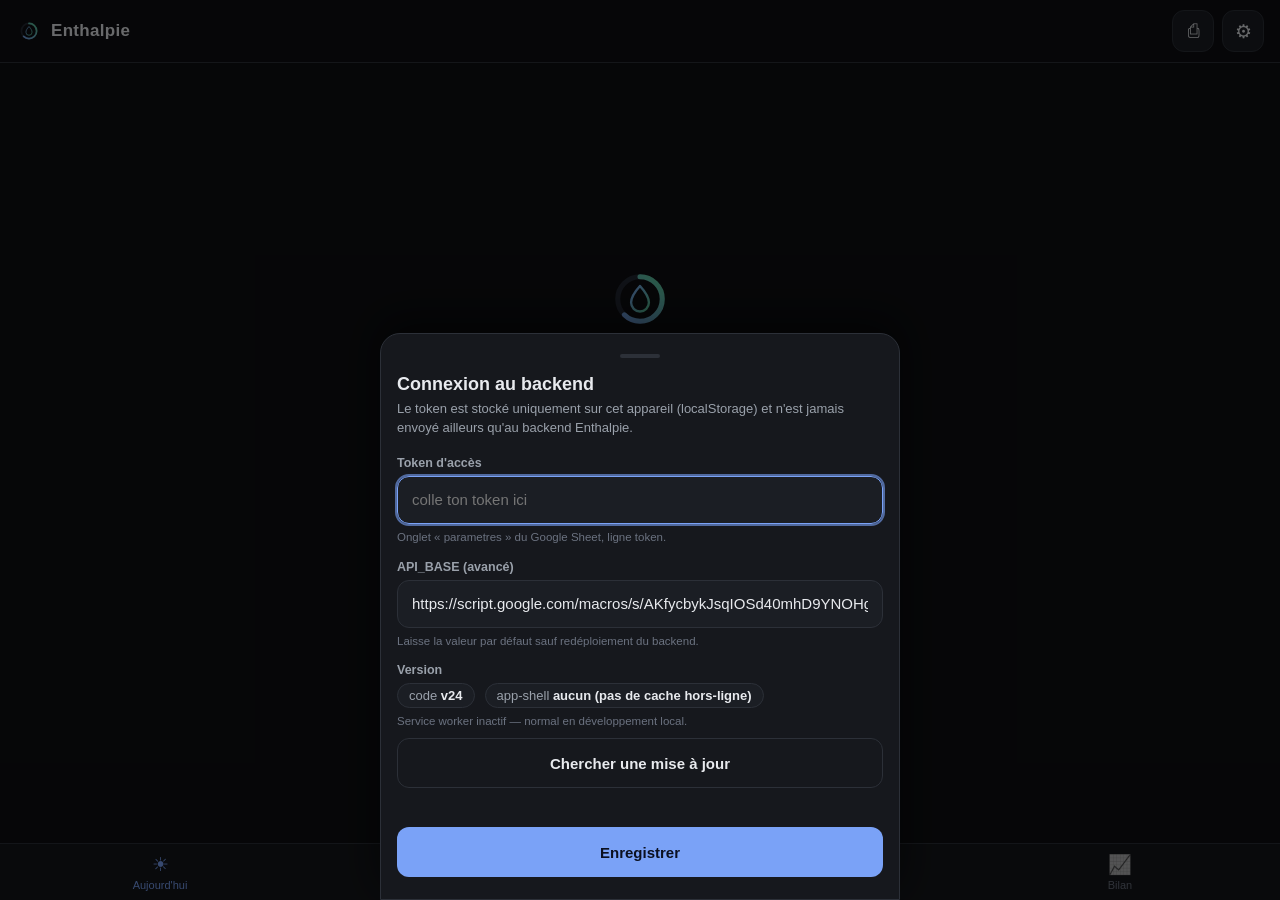
<file: index.html>
<!doctype html>
<html lang="fr">
<head>
  <meta charset="utf-8" />
  <meta name="viewport" content="width=device-width, initial-scale=1, viewport-fit=cover" />
  <meta name="theme-color" content="#0e0f12" />
  <meta name="color-scheme" content="dark" />
  <meta name="description" content="Enthalpie — assistant nutrition perso : log 1-tap, jauges, courses." />
  <link rel="manifest" href="manifest.webmanifest" />
  <link rel="icon" href="icons/icon.svg" type="image/svg+xml" />
  <link rel="apple-touch-icon" href="icons/apple-touch-icon.png" />
  <meta name="apple-mobile-web-app-capable" content="yes" />
  <meta name="apple-mobile-web-app-status-bar-style" content="black-translucent" />
  <meta name="apple-mobile-web-app-title" content="Enthalpie" />
  <title>Enthalpie</title>
  <!-- Poignée de main TLS avec Apps Script lancée pendant le parsing : le premier
       appel API part sans attendre DNS + handshake (~200 ms gagnés en 4G).
       `script.googleusercontent.com` est l'hôte de la redirection Apps Script. -->
  <link rel="preconnect" href="https://script.google.com" />
  <link rel="preconnect" href="https://script.googleusercontent.com" />
  <link rel="stylesheet" href="css/styles.css" />
</head>
<body>
  <!-- Trait de rafraîchissement (les écrans s'affichent depuis le cache) -->
  <div id="syncbar" class="syncbar" hidden aria-hidden="true"><span></span></div>

  <!-- En-tête -->
  <header class="topbar">
    <div class="topbar__brand">
      <span class="topbar__logo" aria-hidden="true">
        <svg viewBox="0 0 512 512" width="26" height="26" role="img" aria-label="Enthalpie">
          <defs>
            <linearGradient id="tb-g" x1="0" y1="0" x2="1" y2="1">
              <stop offset="0" stop-color="#7aa2f7"/>
              <stop offset="1" stop-color="#59c896"/>
            </linearGradient>
          </defs>
          <g transform="rotate(-90 256 256)">
            <circle cx="256" cy="256" r="150" fill="none" stroke="#232833" stroke-width="34"/>
            <circle cx="256" cy="256" r="150" fill="none" stroke="url(#tb-g)" stroke-width="34"
                    stroke-linecap="round" stroke-dasharray="942.5" stroke-dashoffset="358"/>
          </g>
          <path d="M256 168 C214 214 196 244 196 280 a60 60 0 1 0 120 0 C316 244 298 214 256 168 Z"
                fill="none" stroke="url(#tb-g)" stroke-width="16" stroke-linejoin="round"/>
        </svg>
      </span>
      <span class="topbar__title">Enthalpie</span>
    </div>
    <div class="topbar__actions">
      <button id="queue-badge" class="queue-badge" type="button" hidden
              title="Actions en attente de synchronisation — appuie pour réessayer"
              aria-label="Synchroniser les actions en attente">
        <span class="queue-badge__ico" aria-hidden="true">⧗</span>
        <span class="queue-badge__n">0</span>
      </button>
      <button id="btn-scan" class="iconbtn" type="button" title="Scanner un code-barres" aria-label="Scanner">
        <span aria-hidden="true">⎙</span>
      </button>
      <button id="btn-settings" class="iconbtn" type="button" title="Réglages" aria-label="Réglages">
        <span aria-hidden="true">⚙</span>
      </button>
    </div>
  </header>

  <!-- Contenu des écrans. Le splash est dans le HTML (et non posé par le JS) pour
       s'afficher dès la première peinture, avant même que les modules soient
       parsés ; app.js le remplace par l'écran Aujourd'hui. -->
  <main id="app" class="screen" aria-live="polite">
    <div class="splash">
      <svg viewBox="0 0 512 512" width="76" height="76" role="img" aria-label="Enthalpie">
        <defs>
          <linearGradient id="sp-g" x1="0" y1="0" x2="1" y2="1">
            <stop offset="0" stop-color="#7aa2f7"/>
            <stop offset="1" stop-color="#59c896"/>
          </linearGradient>
        </defs>
        <g transform="rotate(-90 256 256)">
          <circle cx="256" cy="256" r="150" fill="none" stroke="#232833" stroke-width="34"/>
          <circle cx="256" cy="256" r="150" fill="none" stroke="url(#sp-g)" stroke-width="34"
                  stroke-linecap="round" stroke-dasharray="942.5" stroke-dashoffset="358"/>
        </g>
        <path d="M256 168 C214 214 196 244 196 280 a60 60 0 1 0 120 0 C316 244 298 214 256 168 Z"
              fill="none" stroke="url(#sp-g)" stroke-width="16" stroke-linejoin="round"/>
      </svg>
      <div class="splash__nom">Enthalpie</div>
    </div>
  </main>

  <!-- Bouton flottant « Quoi manger ? » (écran Aujourd'hui) -->
  <button id="btn-quoi-manger" class="fab" type="button" hidden>
    <span class="fab__icon" aria-hidden="true">✦</span>
    <span class="fab__label">Quoi manger&nbsp;?</span>
  </button>

  <!-- Navigation basse -->
  <nav class="tabbar" aria-label="Navigation principale">
    <button class="tab is-active" data-screen="today" type="button">
      <span class="tab__icon" aria-hidden="true">☀</span><span class="tab__label">Aujourd'hui</span>
    </button>
    <button class="tab" data-screen="courses" type="button">
      <span class="tab__icon" aria-hidden="true">🛒</span><span class="tab__label">Courses</span>
    </button>
    <button class="tab" data-screen="cuisine" type="button">
      <span class="tab__icon" aria-hidden="true">🍳</span><span class="tab__label">Cuisine</span>
    </button>
    <button class="tab" data-screen="bilan" type="button">
      <span class="tab__icon" aria-hidden="true">📈</span><span class="tab__label">Bilan</span>
    </button>
  </nav>

  <!-- Conteneur des modales / feuilles -->
  <div id="sheet-root"></div>

  <script type="module" src="js/app.js"></script>
</body>
</html>
</file>
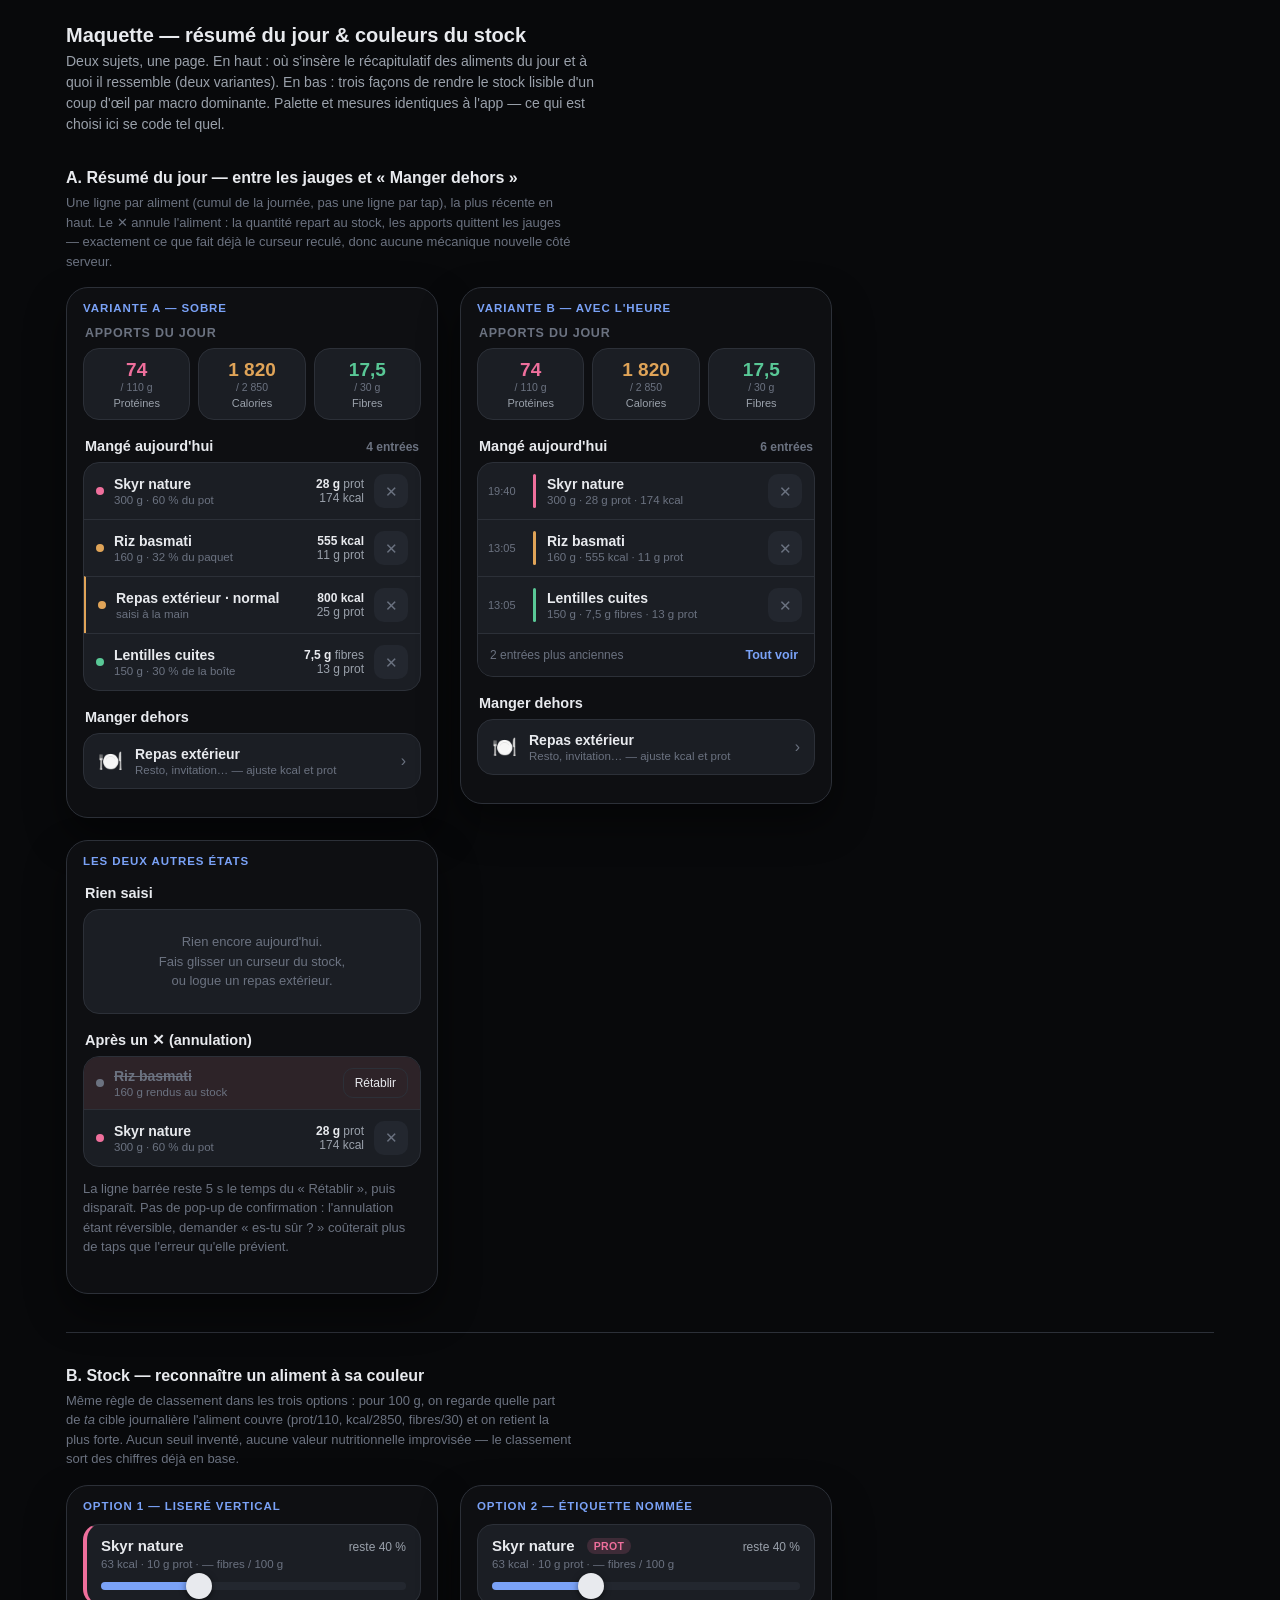
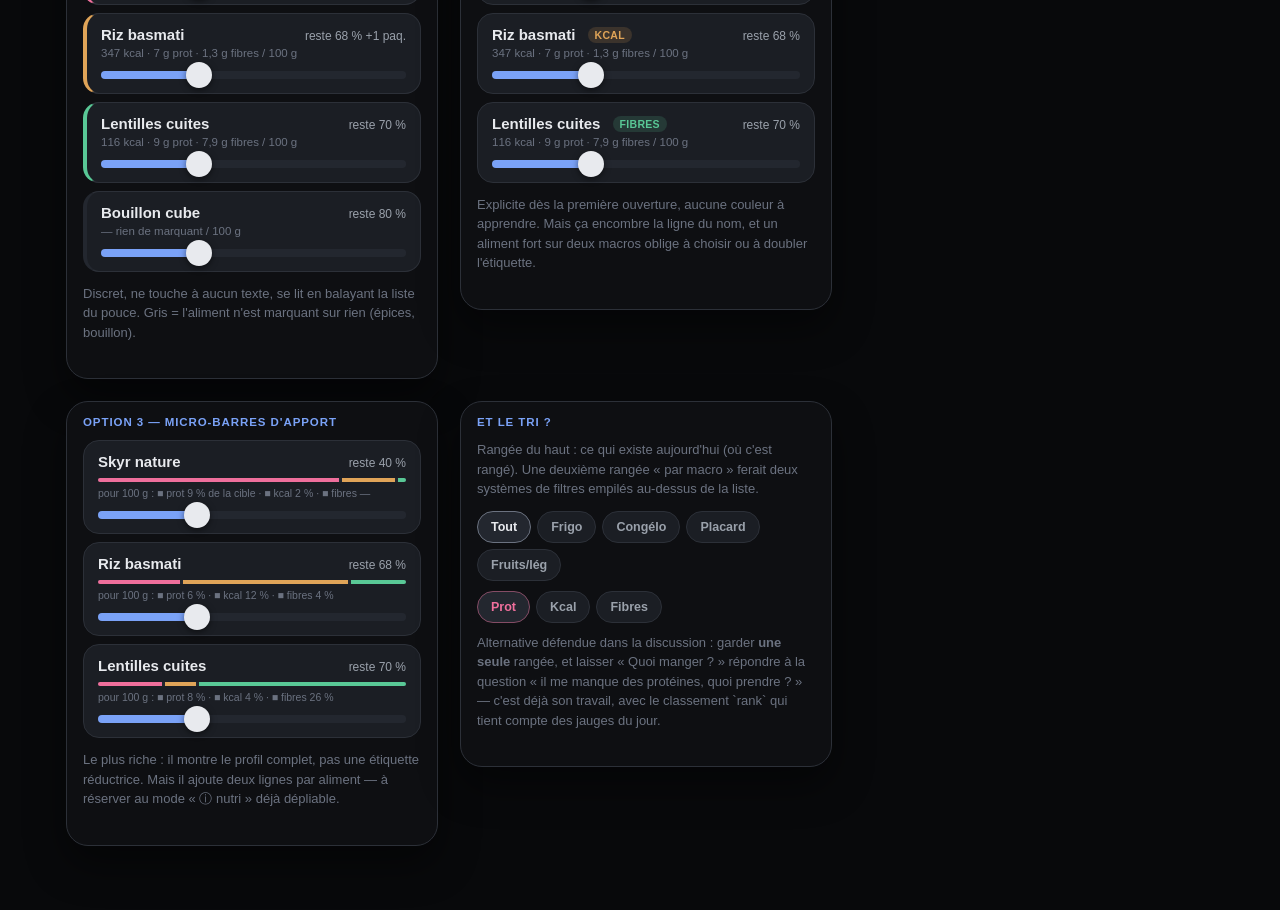
<file: demo/maquette-resume-jour.html>
<!doctype html>
<html lang="fr">
<head>
<meta charset="utf-8">
<meta name="viewport" content="width=device-width, initial-scale=1">
<title>Enthalpie — maquette : résumé du jour + couleurs du stock</title>
<style>
/* Palette et mesures reprises telles quelles de pwa/css/styles.css : ce qui est
   validé ici se transpose sans retouche de couleur. */
:root {
  --bg:#0e0f12; --bg-elev:#16181d; --surface:#1b1e24; --surface-2:#23272f; --line:#2c3038;
  --txt:#e8eaee; --txt-muted:#9aa1ab; --txt-dim:#6b7280;
  --prot:#ef6f9c; --kcal:#e0a458; --fibres:#59c896; --accent:#7aa2f7;
  --ok:#59c896; --warn:#e0a458; --danger:#e0554f;
  --radius:16px; --radius-sm:12px; --pad:16px;
  --font:-apple-system, BlinkMacSystemFont, "Segoe UI", Roboto, Arial, sans-serif;
}
* { box-sizing:border-box; }
body { margin:0; background:#08090b; color:var(--txt); font-family:var(--font); }
.wrap { max-width:1180px; margin:0 auto; padding:24px 16px 64px; }
h1 { font-size:20px; margin:0 0 4px; }
.lede { color:var(--txt-muted); font-size:14px; margin:0 0 28px; max-width:70ch; line-height:1.5; }
h2 { font-size:16px; margin:34px 0 6px; }
.note { color:var(--txt-dim); font-size:13px; margin:0 0 16px; max-width:70ch; line-height:1.5; }
.grid { display:flex; flex-wrap:wrap; gap:22px; align-items:flex-start; }
.phone {
  width:372px; background:var(--bg); border:1px solid var(--line); border-radius:22px;
  padding:14px var(--pad) 20px; box-shadow:0 18px 40px rgba(0,0,0,.45);
}
.phone__tag {
  font-size:11.5px; letter-spacing:.08em; text-transform:uppercase; color:var(--accent);
  font-weight:700; margin:0 0 12px;
}
.day-caption { font-size:12.5px; color:var(--txt-dim); text-transform:uppercase; letter-spacing:.06em; margin:0 2px 8px; font-weight:700; }

/* ---- jauges (réduites, juste pour situer le contexte) ---- */
.gauges { display:flex; gap:8px; margin-bottom:16px; }
.g { flex:1; background:var(--surface); border:1px solid var(--line); border-radius:var(--radius); padding:10px 6px; text-align:center; }
.g__v { font-size:19px; font-weight:700; font-variant-numeric:tabular-nums; }
.g__t { display:block; font-size:10.5px; color:var(--txt-dim); }
.g__l { font-size:11px; color:var(--txt-muted); margin-top:4px; }
.g--prot .g__v { color:var(--prot); } .g--kcal .g__v { color:var(--kcal); } .g--fib .g__v { color:var(--fibres); }

/* ---- en-tête de section ---- */
.list-head { display:flex; align-items:baseline; justify-content:space-between; gap:10px; margin:18px 2px 8px; font-size:14.5px; font-weight:650; }
.list-head__n { font-size:12px; color:var(--txt-dim); font-weight:600; }

/* =====================================================================
   A. RÉSUMÉ DU JOUR
   ===================================================================== */
.jrn { background:var(--surface); border:1px solid var(--line); border-radius:var(--radius); overflow:hidden; }
.jrn__row { display:flex; align-items:center; gap:10px; padding:11px 12px; border-top:1px solid var(--line); }
.jrn__row:first-child { border-top:0; }
.jrn__dot { width:8px; height:8px; border-radius:50%; flex-shrink:0; background:var(--txt-dim); }
.jrn__dot--prot { background:var(--prot); } .jrn__dot--kcal { background:var(--kcal); } .jrn__dot--fib { background:var(--fibres); }
.jrn__main { flex:1; min-width:0; }
.jrn__nom { font-size:14px; font-weight:600; white-space:nowrap; overflow:hidden; text-overflow:ellipsis; }
.jrn__sub { font-size:11.5px; color:var(--txt-dim); font-variant-numeric:tabular-nums; margin-top:2px; }
.jrn__macros { font-size:12px; color:var(--txt-muted); font-variant-numeric:tabular-nums; text-align:right; white-space:nowrap; }
.jrn__macros b { color:var(--txt); font-weight:650; }
.jrn__x {
  width:34px; height:34px; flex-shrink:0; border:0; border-radius:10px;
  background:var(--surface-2); color:var(--txt-dim); font-size:15px; line-height:1; cursor:pointer;
}
.jrn__x:hover { background:color-mix(in srgb, var(--danger) 22%, var(--surface-2)); color:var(--danger); }
.jrn__foot {
  display:flex; align-items:center; justify-content:space-between; gap:8px;
  padding:10px 12px; border-top:1px solid var(--line); background:var(--bg-elev);
  font-size:12px; color:var(--txt-dim);
}
.jrn__tout { background:transparent; border:0; color:var(--accent); font-size:12.5px; font-weight:650; cursor:pointer; padding:4px; }
.jrn__ext { border-left:2px solid var(--kcal); }

/* état supprimé (undo) */
.jrn__row--undo { background:color-mix(in srgb, var(--danger) 9%, var(--surface)); }
.jrn__row--undo .jrn__nom { color:var(--txt-dim); text-decoration:line-through; }
.jrn__undo { background:transparent; border:1px solid var(--line); color:var(--txt); border-radius:10px; font-size:12px; padding:7px 11px; cursor:pointer; }

/* état vide */
.jrn__vide { padding:22px 14px; text-align:center; color:var(--txt-dim); font-size:13px; line-height:1.5; }

/* variante B : liseré + heure en colonne */
.jrnB__row { display:flex; align-items:center; gap:11px; padding:11px 12px 11px 10px; border-top:1px solid var(--line); }
.jrnB__row:first-child { border-top:0; }
.jrnB__h { font-size:11px; color:var(--txt-dim); font-variant-numeric:tabular-nums; width:34px; flex-shrink:0; }
.jrnB__bar { width:3px; align-self:stretch; border-radius:2px; background:var(--txt-dim); flex-shrink:0; }
.jrnB__bar--prot { background:var(--prot); } .jrnB__bar--kcal { background:var(--kcal); } .jrnB__bar--fib { background:var(--fibres); }

/* =====================================================================
   B. STOCK — code couleur
   ===================================================================== */
.inv-row { background:var(--surface); border:1px solid var(--line); border-radius:var(--radius); padding:12px 14px; margin-bottom:8px; }
.inv-row__top { display:flex; align-items:baseline; justify-content:space-between; gap:10px; }
.inv-row__nom { font-size:15px; font-weight:600; }
.inv-row__level { font-size:12px; color:var(--txt-muted); font-variant-numeric:tabular-nums; }
.inv-row__info { font-size:11.5px; color:var(--txt-dim); margin-top:4px; }
.slider { height:8px; border-radius:999px; margin:12px 0 2px; position:relative;
  background:linear-gradient(to right, var(--accent) 0 32%, var(--surface-2) 32% 100%); }
.slider::after { content:""; position:absolute; left:32%; top:50%; width:26px; height:26px; margin:-13px 0 0 -13px;
  border-radius:50%; background:var(--txt); box-shadow:0 2px 6px rgba(0,0,0,.5); }

/* option 1 — liseré vertical */
.opt1 { border-left:4px solid var(--line); }
.opt1--prot { border-left-color:var(--prot); }
.opt1--kcal { border-left-color:var(--kcal); }
.opt1--fib  { border-left-color:var(--fibres); }
.opt1--neutre { border-left-color:var(--surface-2); }

/* option 2 — pastille texte */
.tag { display:inline-block; font-size:10.5px; font-weight:700; letter-spacing:.03em; padding:2px 7px; border-radius:999px; margin-left:8px; vertical-align:1px; }
.tag--prot { color:var(--prot); background:color-mix(in srgb, var(--prot) 16%, transparent); }
.tag--kcal { color:var(--kcal); background:color-mix(in srgb, var(--kcal) 16%, transparent); }
.tag--fib  { color:var(--fibres); background:color-mix(in srgb, var(--fibres) 16%, transparent); }

/* option 3 — micro-barres d'apport */
.mb { display:flex; gap:3px; margin-top:8px; height:4px; border-radius:2px; overflow:hidden; background:var(--surface-2); }
.mb i { display:block; height:100%; }
.mb i.p { background:var(--prot); } .mb i.k { background:var(--kcal); } .mb i.f { background:var(--fibres); }
.mb-leg { font-size:10.5px; color:var(--txt-dim); margin-top:5px; }

/* barre de tri */
.tri { display:flex; gap:6px; margin:0 0 10px; flex-wrap:wrap; }
.chip { background:var(--surface); border:1px solid var(--line); color:var(--txt-muted);
  border-radius:999px; font-size:12.5px; font-weight:600; padding:8px 13px; cursor:pointer; }
.chip.is-on { background:var(--surface-2); color:var(--txt); border-color:var(--txt-dim); }
.chip--macro.is-on { color:var(--prot); border-color:color-mix(in srgb, var(--prot) 45%, var(--line)); }
.sep { height:1px; background:var(--line); margin:38px 0 0; }
</style>
</head>
<body>
<div class="wrap">

<h1>Maquette — résumé du jour &amp; couleurs du stock</h1>
<p class="lede">Deux sujets, une page. En haut : où s'insère le récapitulatif des aliments du jour et à quoi il
ressemble (deux variantes). En bas : trois façons de rendre le stock lisible d'un coup d'œil par macro
dominante. Palette et mesures identiques à l'app — ce qui est choisi ici se code tel quel.</p>

<h2>A. Résumé du jour — entre les jauges et « Manger dehors »</h2>
<p class="note">Une ligne par aliment (cumul de la journée, pas une ligne par tap), la plus récente en haut.
Le ✕ annule l'aliment&nbsp;: la quantité repart au stock, les apports quittent les jauges — exactement ce que fait
déjà le curseur reculé, donc aucune mécanique nouvelle côté serveur.</p>

<div class="grid">

  <!-- ---------- Variante A ---------- -->
  <div class="phone">
    <p class="phone__tag">Variante A — sobre</p>
    <p class="day-caption">Apports du jour</p>
    <div class="gauges">
      <div class="g g--prot"><span class="g__v">74</span><span class="g__t">/ 110 g</span><div class="g__l">Protéines</div></div>
      <div class="g g--kcal"><span class="g__v">1 820</span><span class="g__t">/ 2 850</span><div class="g__l">Calories</div></div>
      <div class="g g--fib"><span class="g__v">17,5</span><span class="g__t">/ 30 g</span><div class="g__l">Fibres</div></div>
    </div>

    <div class="list-head"><span>Mangé aujourd'hui</span><span class="list-head__n">4 entrées</span></div>
    <div class="jrn">
      <div class="jrn__row">
        <span class="jrn__dot jrn__dot--prot"></span>
        <div class="jrn__main">
          <div class="jrn__nom">Skyr nature</div>
          <div class="jrn__sub">300 g · 60 % du pot</div>
        </div>
        <div class="jrn__macros"><b>28 g</b> prot<br>174 kcal</div>
        <button class="jrn__x" aria-label="Retirer Skyr nature">✕</button>
      </div>
      <div class="jrn__row">
        <span class="jrn__dot jrn__dot--kcal"></span>
        <div class="jrn__main">
          <div class="jrn__nom">Riz basmati</div>
          <div class="jrn__sub">160 g · 32 % du paquet</div>
        </div>
        <div class="jrn__macros"><b>555 kcal</b><br>11 g prot</div>
        <button class="jrn__x" aria-label="Retirer Riz basmati">✕</button>
      </div>
      <div class="jrn__row jrn__ext">
        <span class="jrn__dot jrn__dot--kcal"></span>
        <div class="jrn__main">
          <div class="jrn__nom">Repas extérieur · normal</div>
          <div class="jrn__sub">saisi à la main</div>
        </div>
        <div class="jrn__macros"><b>800 kcal</b><br>25 g prot</div>
        <button class="jrn__x" aria-label="Retirer le repas extérieur">✕</button>
      </div>
      <div class="jrn__row">
        <span class="jrn__dot jrn__dot--fib"></span>
        <div class="jrn__main">
          <div class="jrn__nom">Lentilles cuites</div>
          <div class="jrn__sub">150 g · 30 % de la boîte</div>
        </div>
        <div class="jrn__macros"><b>7,5 g</b> fibres<br>13 g prot</div>
        <button class="jrn__x" aria-label="Retirer Lentilles cuites">✕</button>
      </div>
    </div>

    <div class="list-head"><span>Manger dehors</span></div>
    <div class="inv-row" style="display:flex;align-items:center;gap:12px">
      <span style="font-size:20px">🍽️</span>
      <div style="flex:1"><div class="inv-row__nom" style="font-size:14px">Repas extérieur</div>
      <div class="inv-row__info" style="margin-top:2px">Resto, invitation… — ajuste kcal et prot</div></div>
      <span style="color:var(--txt-dim)">›</span>
    </div>
  </div>

  <!-- ---------- Variante B ---------- -->
  <div class="phone">
    <p class="phone__tag">Variante B — avec l'heure</p>
    <p class="day-caption">Apports du jour</p>
    <div class="gauges">
      <div class="g g--prot"><span class="g__v">74</span><span class="g__t">/ 110 g</span><div class="g__l">Protéines</div></div>
      <div class="g g--kcal"><span class="g__v">1 820</span><span class="g__t">/ 2 850</span><div class="g__l">Calories</div></div>
      <div class="g g--fib"><span class="g__v">17,5</span><span class="g__t">/ 30 g</span><div class="g__l">Fibres</div></div>
    </div>

    <div class="list-head"><span>Mangé aujourd'hui</span><span class="list-head__n">6 entrées</span></div>
    <div class="jrn">
      <div class="jrnB__row">
        <span class="jrnB__h">19:40</span>
        <span class="jrnB__bar jrnB__bar--prot"></span>
        <div class="jrn__main">
          <div class="jrn__nom">Skyr nature</div>
          <div class="jrn__sub">300 g · 28 g prot · 174 kcal</div>
        </div>
        <button class="jrn__x" aria-label="Retirer Skyr nature">✕</button>
      </div>
      <div class="jrnB__row">
        <span class="jrnB__h">13:05</span>
        <span class="jrnB__bar jrnB__bar--kcal"></span>
        <div class="jrn__main">
          <div class="jrn__nom">Riz basmati</div>
          <div class="jrn__sub">160 g · 555 kcal · 11 g prot</div>
        </div>
        <button class="jrn__x" aria-label="Retirer Riz basmati">✕</button>
      </div>
      <div class="jrnB__row">
        <span class="jrnB__h">13:05</span>
        <span class="jrnB__bar jrnB__bar--fib"></span>
        <div class="jrn__main">
          <div class="jrn__nom">Lentilles cuites</div>
          <div class="jrn__sub">150 g · 7,5 g fibres · 13 g prot</div>
        </div>
        <button class="jrn__x" aria-label="Retirer Lentilles cuites">✕</button>
      </div>
      <div class="jrn__foot">
        <span>2 entrées plus anciennes</span>
        <button class="jrn__tout">Tout voir</button>
      </div>
    </div>

    <div class="list-head"><span>Manger dehors</span></div>
    <div class="inv-row" style="display:flex;align-items:center;gap:12px">
      <span style="font-size:20px">🍽️</span>
      <div style="flex:1"><div class="inv-row__nom" style="font-size:14px">Repas extérieur</div>
      <div class="inv-row__info" style="margin-top:2px">Resto, invitation… — ajuste kcal et prot</div></div>
      <span style="color:var(--txt-dim)">›</span>
    </div>
  </div>

  <!-- ---------- États ---------- -->
  <div class="phone">
    <p class="phone__tag">Les deux autres états</p>

    <div class="list-head"><span>Rien saisi</span></div>
    <div class="jrn">
      <div class="jrn__vide">Rien encore aujourd'hui.<br>Fais glisser un curseur du stock,<br>ou logue un repas extérieur.</div>
    </div>

    <div class="list-head"><span>Après un ✕ (annulation)</span></div>
    <div class="jrn">
      <div class="jrn__row jrn__row--undo">
        <span class="jrn__dot"></span>
        <div class="jrn__main">
          <div class="jrn__nom">Riz basmati</div>
          <div class="jrn__sub">160 g rendus au stock</div>
        </div>
        <button class="jrn__undo">Rétablir</button>
      </div>
      <div class="jrn__row">
        <span class="jrn__dot jrn__dot--prot"></span>
        <div class="jrn__main">
          <div class="jrn__nom">Skyr nature</div>
          <div class="jrn__sub">300 g · 60 % du pot</div>
        </div>
        <div class="jrn__macros"><b>28 g</b> prot<br>174 kcal</div>
        <button class="jrn__x">✕</button>
      </div>
    </div>
    <p class="note" style="margin-top:12px">La ligne barrée reste 5 s le temps du « Rétablir », puis disparaît.
    Pas de pop-up de confirmation : l'annulation étant réversible, demander « es-tu sûr ? » coûterait plus de taps
    que l'erreur qu'elle prévient.</p>
  </div>
</div>

<div class="sep"></div>

<h2>B. Stock — reconnaître un aliment à sa couleur</h2>
<p class="note">Même règle de classement dans les trois options : pour 100 g, on regarde quelle part de <em>ta</em>
cible journalière l'aliment couvre (prot/110, kcal/2850, fibres/30) et on retient la plus forte. Aucun seuil
inventé, aucune valeur nutritionnelle improvisée — le classement sort des chiffres déjà en base.</p>

<div class="grid">

  <div class="phone">
    <p class="phone__tag">Option 1 — liseré vertical</p>
    <div class="inv-row opt1 opt1--prot">
      <div class="inv-row__top"><span class="inv-row__nom">Skyr nature</span><span class="inv-row__level">reste 40 %</span></div>
      <div class="inv-row__info">63 kcal · 10 g prot · — fibres / 100 g</div>
      <div class="slider"></div>
    </div>
    <div class="inv-row opt1 opt1--kcal">
      <div class="inv-row__top"><span class="inv-row__nom">Riz basmati</span><span class="inv-row__level">reste 68 % +1 paq.</span></div>
      <div class="inv-row__info">347 kcal · 7 g prot · 1,3 g fibres / 100 g</div>
      <div class="slider"></div>
    </div>
    <div class="inv-row opt1 opt1--fib">
      <div class="inv-row__top"><span class="inv-row__nom">Lentilles cuites</span><span class="inv-row__level">reste 70 %</span></div>
      <div class="inv-row__info">116 kcal · 9 g prot · 7,9 g fibres / 100 g</div>
      <div class="slider"></div>
    </div>
    <div class="inv-row opt1 opt1--neutre">
      <div class="inv-row__top"><span class="inv-row__nom">Bouillon cube</span><span class="inv-row__level">reste 80 %</span></div>
      <div class="inv-row__info">— rien de marquant / 100 g</div>
      <div class="slider"></div>
    </div>
    <p class="note" style="margin-top:12px">Discret, ne touche à aucun texte, se lit en balayant la liste du pouce.
    Gris = l'aliment n'est marquant sur rien (épices, bouillon).</p>
  </div>

  <div class="phone">
    <p class="phone__tag">Option 2 — étiquette nommée</p>
    <div class="inv-row">
      <div class="inv-row__top"><span class="inv-row__nom">Skyr nature <span class="tag tag--prot">PROT</span></span><span class="inv-row__level">reste 40 %</span></div>
      <div class="inv-row__info">63 kcal · 10 g prot · — fibres / 100 g</div>
      <div class="slider"></div>
    </div>
    <div class="inv-row">
      <div class="inv-row__top"><span class="inv-row__nom">Riz basmati <span class="tag tag--kcal">KCAL</span></span><span class="inv-row__level">reste 68 %</span></div>
      <div class="inv-row__info">347 kcal · 7 g prot · 1,3 g fibres / 100 g</div>
      <div class="slider"></div>
    </div>
    <div class="inv-row">
      <div class="inv-row__top"><span class="inv-row__nom">Lentilles cuites <span class="tag tag--fib">FIBRES</span></span><span class="inv-row__level">reste 70 %</span></div>
      <div class="inv-row__info">116 kcal · 9 g prot · 7,9 g fibres / 100 g</div>
      <div class="slider"></div>
    </div>
    <p class="note" style="margin-top:12px">Explicite dès la première ouverture, aucune couleur à apprendre.
    Mais ça encombre la ligne du nom, et un aliment fort sur deux macros oblige à choisir ou à doubler l'étiquette.</p>
  </div>

  <div class="phone">
    <p class="phone__tag">Option 3 — micro-barres d'apport</p>
    <div class="inv-row">
      <div class="inv-row__top"><span class="inv-row__nom">Skyr nature</span><span class="inv-row__level">reste 40 %</span></div>
      <div class="mb"><i class="p" style="flex:9"></i><i class="k" style="flex:2"></i><i class="f" style="flex:0.3"></i></div>
      <div class="mb-leg">pour 100 g : ■ prot 9 % de la cible · ■ kcal 2 % · ■ fibres —</div>
      <div class="slider"></div>
    </div>
    <div class="inv-row">
      <div class="inv-row__top"><span class="inv-row__nom">Riz basmati</span><span class="inv-row__level">reste 68 %</span></div>
      <div class="mb"><i class="p" style="flex:6"></i><i class="k" style="flex:12"></i><i class="f" style="flex:4"></i></div>
      <div class="mb-leg">pour 100 g : ■ prot 6 % · ■ kcal 12 % · ■ fibres 4 %</div>
      <div class="slider"></div>
    </div>
    <div class="inv-row">
      <div class="inv-row__top"><span class="inv-row__nom">Lentilles cuites</span><span class="inv-row__level">reste 70 %</span></div>
      <div class="mb"><i class="p" style="flex:8"></i><i class="k" style="flex:4"></i><i class="f" style="flex:26"></i></div>
      <div class="mb-leg">pour 100 g : ■ prot 8 % · ■ kcal 4 % · ■ fibres 26 %</div>
      <div class="slider"></div>
    </div>
    <p class="note" style="margin-top:12px">Le plus riche : il montre le profil complet, pas une étiquette réductrice.
    Mais il ajoute deux lignes par aliment — à réserver au mode « ⓘ nutri » déjà dépliable.</p>
  </div>

  <div class="phone">
    <p class="phone__tag">Et le tri ?</p>
    <p class="note" style="margin:0 0 12px">Rangée du haut : ce qui existe aujourd'hui (où c'est rangé).
    Une deuxième rangée « par macro » ferait deux systèmes de filtres empilés au-dessus de la liste.</p>
    <div class="tri">
      <button class="chip is-on">Tout</button><button class="chip">Frigo</button>
      <button class="chip">Congélo</button><button class="chip">Placard</button><button class="chip">Fruits/lég</button>
    </div>
    <div class="tri">
      <button class="chip chip--macro is-on">Prot</button><button class="chip">Kcal</button><button class="chip">Fibres</button>
    </div>
    <p class="note">Alternative défendue dans la discussion : garder <b>une seule</b> rangée, et laisser
    « Quoi manger ? » répondre à la question « il me manque des protéines, quoi prendre ? » — c'est déjà son
    travail, avec le classement `rank` qui tient compte des jauges du jour.</p>
  </div>
</div>

</div>
</body>
</html>
</file>
<file: css/styles.css>
/* =====================================================================
   Enthalpie — feuille de style (palette sombre/neutre, mobile-first)
   Gros touch targets, zéro animation superflue (SPEC §4 design).
   ===================================================================== */

:root {
  /* Fonds */
  --bg:        #0e0f12;
  --bg-elev:   #16181d;
  --surface:   #1b1e24;
  --surface-2: #23272f;
  --line:      #2c3038;

  /* Texte */
  --txt:       #e8eaee;
  --txt-muted: #9aa1ab;
  --txt-dim:   #6b7280;

  /* Accents par jauge (permutation du 2026-08-10)
     Le vert revient aux FIBRES : c'est la seule des trois qui ait une couleur
     naturelle, et la lui refuser obligeait à inventer un vert voisin (l'ancien
     #8fbf5a) que rien ne distinguait au premier coup d'œil.
     Les protéines prennent le rose framboise : teinte 340°, soit 176° du vert
     et 55° de l'ambre — l'écart le plus large qui reste une fois le vert et
     l'ambre placés. */
  --prot:  #ef6f9c;   /* protéines — rose framboise (340°) */
  --kcal:  #e0a458;   /* calories  — ambre           (35°)  */
  --fibres:#59c896;   /* fibres    — vert menthe     (156°) */
  --accent: #7aa2f7;  /* actions   — bleu doux       (219°) */

  --ok:    #59c896;
  --warn:  #e0a458;
  /* Rouge franc (3°) et non plus le rose #d1727b (353°) : à 13° du rose des
     protéines, une erreur de saisie et une jauge protéines auraient porté la
     même couleur. La teinte s'éloigne, la luminosité aussi (rouge tomate vs
     rose clair). */
  --danger:#e0554f;

  --radius:   16px;
  --radius-sm: 12px;
  --tap: 56px;                 /* cible tactile mini */
  --pad: 16px;

  --safe-top: env(safe-area-inset-top, 0px);
  --safe-bot: env(safe-area-inset-bottom, 0px);

  --font: -apple-system, BlinkMacSystemFont, "Segoe UI", Roboto, "Helvetica Neue", Arial, sans-serif;
}

* { box-sizing: border-box; }

/* ⚠️ RÈGLE À NE PAS RETIRER — elle évite un bug qui s'est produit TROIS fois.
   `[hidden] { display: none }` vient de la feuille du navigateur : n'importe
   quelle règle d'auteur posant un `display` sur la même classe l'emporte, et
   `el.hidden = true` n'a alors plus aucun effet visible. C'est arrivé à `.fab`
   (2026-07-09), à `.inv-row` — les filtres du stock ne masquaient rien
   (2026-08-11) — puis au bouton de rechargement des Réglages le même jour.
   Une règle d'auteur globale règle la classe entière de bugs, au lieu d'ajouter
   un `.machin[hidden]` après chaque incident. */
[hidden] { display: none !important; }

html, body {
  margin: 0;
  padding: 0;
  background: var(--bg);
  color: var(--txt);
  font-family: var(--font);
  -webkit-font-smoothing: antialiased;
  text-rendering: optimizeLegibility;
  overscroll-behavior-y: none;
}

body {
  min-height: 100dvh;
  display: flex;
  flex-direction: column;
}

button { font-family: inherit; color: inherit; cursor: pointer; }

/* ---------- Barre du haut ---------- */
.topbar {
  position: sticky; top: 0; z-index: 20;
  display: flex; align-items: center; justify-content: space-between;
  padding: calc(var(--safe-top) + 10px) var(--pad) 10px;
  background: color-mix(in srgb, var(--bg) 86%, transparent);
  backdrop-filter: blur(12px);
  border-bottom: 1px solid var(--line);
}

/* Trait de rafraîchissement : les écrans s'affichent depuis le cache sans
   attendre le réseau, ce filet est le seul signe qu'une réponse est en route.
   Élément réel (et non un ::after) : il s'affiche/s'efface par l'attribut
   `hidden`, sans dépendre d'une cascade sur pseudo-élément. */
.syncbar {
  position: fixed; top: var(--safe-top); left: 0; right: 0;
  height: 2px; z-index: 30; overflow: hidden; pointer-events: none;
}
.syncbar span {
  display: block; width: 40%; height: 100%;
  background: linear-gradient(90deg, transparent, var(--accent), transparent);
  animation: sync-slide 1.1s ease-in-out infinite;
}
@keyframes sync-slide { from { transform: translateX(-100%); } to { transform: translateX(350%); } }
.topbar__brand { display: flex; align-items: center; gap: 9px; }
.topbar__logo { display: inline-flex; align-items: center; }
.topbar__logo svg { display: block; width: 26px; height: 26px; }
.topbar__title { font-weight: 650; letter-spacing: .3px; font-size: 17px; }
.topbar__actions { display: flex; gap: 8px; }

.iconbtn {
  width: 42px; height: 42px; border-radius: 12px;
  background: var(--surface); border: 1px solid var(--line);
  font-size: 19px; display: grid; place-items: center;
  transition: background .12s ease;
}
.iconbtn:active { background: var(--surface-2); }

/* Badge « actions en attente de synchro » (rejeu de la file offline) */
.queue-badge {
  display: inline-flex; align-items: center; gap: 5px;
  height: 42px; padding: 0 11px; border-radius: 12px;
  background: color-mix(in srgb, var(--accent) 14%, var(--surface));
  border: 1px solid color-mix(in srgb, var(--accent) 40%, var(--line));
  color: var(--accent); font-size: 13px; font-weight: 650;
  transition: background .12s ease;
}
.queue-badge:active { background: color-mix(in srgb, var(--accent) 24%, var(--surface)); }
.queue-badge__ico { font-size: 15px; }
/* Hors-ligne : la file ne part pas maintenant → teinte d'attente (ambre) */
.queue-badge.is-offline {
  background: color-mix(in srgb, var(--warn) 14%, var(--surface));
  border-color: color-mix(in srgb, var(--warn) 40%, var(--line));
  color: var(--warn);
}

/* ---------- Zone écran ---------- */
.screen {
  flex: 1;
  padding: 18px var(--pad) 132px;   /* place pour fab + tabbar */
  max-width: 640px; width: 100%; margin: 0 auto;
}

/* ---------- Jauges ---------- */
.gauges {
  display: grid;
  grid-template-columns: repeat(3, 1fr);
  gap: 12px;
  margin-bottom: 8px;
}
.gauge {
  background: var(--surface);
  border: 1px solid var(--line);
  border-radius: var(--radius);
  padding: 14px 10px 12px;
  text-align: center;
  display: flex; flex-direction: column; align-items: center; gap: 8px;
}
/* 3 jauges depuis le 2026-08-09 : sur ~360 px de large, trois anneaux de 84 px
   débordent de la grille. L'anneau prend donc la place disponible et plafonne. */
.gauge__ring { width: 100%; max-width: 84px; aspect-ratio: 1; position: relative; }
.gauge__ring svg { width: 100%; height: 100%; transform: rotate(-90deg); }
.gauge__track { fill: none; stroke: var(--surface-2); stroke-width: 9; }
/* La section de jauges survit aux repeintures (cf. today.js) : c'est ce qui
   donne à cette transition quelque chose à jouer. Même courbe et même durée que
   le compteur du centre, pour qu'anneau et nombre arrivent ensemble. */
.gauge__fill  { fill: none; stroke-width: 9; stroke-linecap: round;
  transition: stroke-dashoffset .56s cubic-bezier(.22,1,.36,1); }
.gauge__center {
  position: absolute; inset: 0; display: flex; flex-direction: column;
  align-items: center; justify-content: center; line-height: 1.02;
}
.gauge__value  { font-size: 21px; font-weight: 700; }
.gauge__target { font-size: 10.5px; color: var(--txt-dim); margin-top: 1px; }
.gauge__label  { font-size: 13px; font-weight: 600; }

.gauge--prot .gauge__fill { stroke: var(--prot); }
.gauge--kcal .gauge__fill { stroke: var(--kcal); }
.gauge--fibres .gauge__fill { stroke: var(--fibres); }
/* Dépassement de cible : anneau plein, teinte chaude, aucun visuel cassé. */
.gauge__fill.is-over { stroke: var(--warn) !important; }
.gauge--prot .gauge__label { color: var(--prot); }
.gauge--kcal .gauge__label { color: var(--kcal); }
.gauge--fibres .gauge__label { color: var(--fibres); }

.gauge__badge {
  font-size: 10px; padding: 1px 7px; border-radius: 999px;
  background: var(--surface-2); color: var(--txt-muted);
}
.gauge__badge.is-over { background: color-mix(in srgb, var(--warn) 25%, transparent); color: var(--warn); }
.gauge__badge.is-ok   { background: color-mix(in srgb, var(--ok) 22%, transparent); color: var(--ok); }

/* Jauge en attente : le stock en cache est déjà à l'écran, les apports du jour
   arrivent. Anneau vide + « … » — surtout pas les chiffres de la veille. */
.gauge.is-attente { opacity: .55; }
.gauge.is-attente .gauge__value { color: var(--txt-dim); letter-spacing: 2px; }
.gauge.is-attente .gauge__track { animation: gauge-attente 1.4s ease-in-out infinite; }
@keyframes gauge-attente { 0%, 100% { opacity: 1; } 50% { opacity: .45; } }

/* Projection : l'anneau montre où la validation va l'emmener, avant que le
   serveur ait répondu. Atténué exprès — c'est une prévision, pas un fait, et
   elle se cale sur la vraie valeur dès que la réponse arrive. */
.gauge.is-projection .gauge__fill { opacity: .62; }
.gauge.is-projection .gauge__value { opacity: .78; }
.gauge.is-projection .gauge__badge { animation: gauge-attente 1.1s ease-in-out infinite; }

/* Franchissement de la cible : une pulsation, une fois. */
.gauge.is-atteinte .gauge__ring { animation: gauge-atteinte .8s ease-out; }
@keyframes gauge-atteinte {
  0%   { transform: scale(1); }
  35%  { transform: scale(1.07); }
  100% { transform: scale(1); }
}

/* ---------- Sections créneaux ---------- */
.section-hint { color: var(--txt-dim); font-size: 12.5px; margin: 18px 2px 10px; }

.creneau { margin-top: 12px; }
.creneau__head {
  width: 100%; display: flex; align-items: center; gap: 10px;
  background: transparent; border: 0; padding: 8px 2px;
  font-size: 15px; font-weight: 650; color: var(--txt);
}
.creneau__emoji { font-size: 17px; }
.creneau__count { color: var(--txt-dim); font-weight: 500; font-size: 12.5px; }
.creneau__chevron { margin-left: auto; color: var(--txt-dim); transition: transform .18s ease; }
.creneau.is-open .creneau__chevron { transform: rotate(90deg); }
.creneau.is-current .creneau__head { color: var(--accent); }

.creneau__body { display: none; }
.creneau.is-open .creneau__body { display: block; }

.tiles {
  display: grid;
  grid-template-columns: repeat(2, 1fr);
  gap: 10px;
  margin: 4px 0 6px;
}
.tile {
  min-height: 74px;
  background: var(--surface);
  border: 1px solid var(--line);
  border-radius: var(--radius-sm);
  padding: 12px 12px 11px;
  text-align: left;
  display: flex; flex-direction: column; justify-content: center; gap: 5px;
  transition: transform .08s ease, background .12s ease;
}
.tile:active { transform: scale(.975); background: var(--surface-2); }
.tile__nom { font-size: 14.5px; font-weight: 600; line-height: 1.25; }
.tile__macros { font-size: 11.5px; color: var(--txt-muted); display: flex; gap: 8px; flex-wrap: wrap; }
.tile__macros b { color: var(--txt); font-weight: 600; }
.tile__type {
  align-self: flex-start; font-size: 9.5px; letter-spacing: .4px; text-transform: uppercase;
  color: var(--txt-dim); background: var(--surface-2);
  padding: 1px 6px; border-radius: 6px;
}

/* faisable = mis en avant, sinon grisé (SPEC §4) */
.tile--feasible { border-color: color-mix(in srgb, var(--accent) 35%, var(--line)); }
.tile--infeasible { opacity: .46; }
.tile--infeasible .tile__nom::after { content: " · stock manquant"; color: var(--txt-dim); font-weight: 400; font-size: 11px; }

.tile--action {
  align-items: center; justify-content: center; text-align: center;
  border-style: dashed; color: var(--txt-muted); font-weight: 600; font-size: 14px;
  flex-direction: row; gap: 8px;
}
.tile--skip { color: var(--txt-dim); }

/* ---------- FAB ---------- */
.fab {
  position: fixed;
  right: 16px;
  bottom: calc(var(--safe-bot) + 78px);
  z-index: 30;
  display: flex; align-items: center; gap: 9px;
  padding: 0 20px; height: 54px; border-radius: 999px;
  background: var(--accent); color: #0b1020; border: 0;
  font-weight: 700; font-size: 15px;
  box-shadow: 0 8px 24px rgba(0,0,0,.45), 0 2px 0 rgba(255,255,255,.06) inset;
}
.fab:active { filter: brightness(.94); }
.fab__icon { font-size: 16px; }

/* ---------- Tabbar ---------- */
.tabbar {
  position: fixed; left: 0; right: 0; bottom: 0; z-index: 25;
  display: grid; grid-template-columns: repeat(4, 1fr);
  background: color-mix(in srgb, var(--bg-elev) 96%, transparent);
  backdrop-filter: blur(12px);
  border-top: 1px solid var(--line);
  padding-bottom: var(--safe-bot);
}
.tab {
  min-height: var(--tap);
  background: transparent; border: 0;
  display: flex; flex-direction: column; align-items: center; justify-content: center; gap: 3px;
  color: var(--txt-dim); font-size: 11px; padding: 8px 4px;
}
.tab__icon { font-size: 19px; filter: grayscale(1) opacity(.7); }
.tab.is-active { color: var(--accent); }
.tab.is-active .tab__icon { filter: none; }

/* ---------- États (chargement / erreur / vide) ---------- */
.state {
  text-align: center; color: var(--txt-muted);
  padding: 48px 20px; display: flex; flex-direction: column; align-items: center; gap: 14px;
}
.state__icon { font-size: 34px; opacity: .8; }
.state__title { font-size: 16px; font-weight: 650; color: var(--txt); }
.state__msg { font-size: 13.5px; max-width: 34ch; line-height: 1.5; }
.spinner {
  width: 30px; height: 30px; border-radius: 50%;
  border: 3px solid var(--surface-2); border-top-color: var(--accent);
  animation: spin .8s linear infinite;
}
@keyframes spin { to { transform: rotate(360deg); } }

/* Écran d'ouverture (tout premier lancement, rien en cache) : le logo de l'app
   plutôt qu'un spinner. Même markup dans index.html — il s'affiche donc dès le
   HTML, avant même que le JS ait la main, sans rupture visuelle. */
.splash {
  display: flex; flex-direction: column; align-items: center; gap: 12px;
  padding: 20vh 20px 0; color: var(--txt-dim); text-align: center;
}
.splash svg { width: 76px; height: 76px; animation: splash-pulse 1.8s ease-in-out infinite; }
.splash__nom { font-size: 17px; font-weight: 650; letter-spacing: .4px; color: var(--txt); }
.splash__sub { font-size: 12.5px; }
@keyframes splash-pulse {
  0%, 100% { opacity: .5; transform: scale(.96); }
  50%      { opacity: 1;  transform: scale(1); }
}
@media (prefers-reduced-motion: reduce) {
  .splash svg, .gauge.is-attente .gauge__track, .syncbar span { animation: none; }
}

.placeholder-screen { text-align: center; color: var(--txt-muted); padding: 60px 20px; }
.placeholder-screen h2 { color: var(--txt); font-size: 18px; margin: 0 0 6px; }

/* ---------- Boutons génériques ---------- */
.btn {
  min-height: 50px; width: 100%;
  border-radius: 12px; border: 1px solid var(--line);
  background: var(--surface); color: var(--txt);
  font-size: 15px; font-weight: 600;
  display: inline-flex; align-items: center; justify-content: center; gap: 8px;
  padding: 0 18px;
}
.btn--primary { background: var(--accent); color: #0b1020; border-color: transparent; }
.btn--ghost { background: transparent; }
.btn:active { filter: brightness(.95); }
.btn[disabled] { opacity: .5; }

/* ---------- Feuille modale (réglages / token) ---------- */
.sheet-backdrop {
  position: fixed; inset: 0; z-index: 50;
  background: rgba(0,0,0,.55);
  display: flex; align-items: flex-end; justify-content: center;
}
.sheet {
  width: 100%; max-width: 520px;
  background: var(--bg-elev);
  border: 1px solid var(--line);
  border-radius: 20px 20px 0 0;
  padding: 20px var(--pad) calc(var(--safe-bot) + 22px);
  box-shadow: 0 -12px 40px rgba(0,0,0,.5);
  /* Les Réglages remplissent l'écran sur un 360 × 640 depuis l'ajout du bloc
     « Version » : sans ça le bouton Enregistrer sortirait du cadre, invisible
     et inatteignable (la feuille ne défilait pas). */
  max-height: 100dvh;
  overflow-y: auto;
  overscroll-behavior: contain;
}
.sheet__handle { width: 40px; height: 4px; border-radius: 2px; background: var(--line); margin: 0 auto 16px; }
.sheet h2 { font-size: 18px; margin: 0 0 4px; }
.sheet p.sub { color: var(--txt-muted); font-size: 13px; margin: 0 0 18px; line-height: 1.5; }
.field { margin-bottom: 14px; }
.field label { display: block; font-size: 12.5px; color: var(--txt-muted); margin-bottom: 6px; font-weight: 600; }
.field input {
  width: 100%; height: 48px; border-radius: 12px;
  background: var(--surface); border: 1px solid var(--line); color: var(--txt);
  padding: 0 14px; font-size: 15px;
}
.field input:focus { outline: 2px solid color-mix(in srgb, var(--accent) 60%, transparent); border-color: var(--accent); }
.field__hint { font-size: 11.5px; color: var(--txt-dim); margin-top: 5px; line-height: 1.45; }
.sheet__actions { display: flex; gap: 10px; margin-top: 8px; }

/* Bloc « Version » des Réglages : code chargé vs app-shell réellement en cache. */
.version-line {
  display: flex; gap: 10px; flex-wrap: wrap;
  font-size: 13px; color: var(--txt-muted); font-variant-numeric: tabular-nums;
}
.version-line span {
  background: var(--surface); border: 1px solid var(--line);
  border-radius: 999px; padding: 4px 11px;
}
.version-line b { color: var(--txt); font-weight: 700; }
.field .btn--ghost { margin-top: 8px; }

.form-error { color: var(--danger); font-size: 13px; margin: 4px 0 12px; min-height: 1em; }

/* ---------- Toast ---------- */
.toast {
  position: fixed; left: 50%; transform: translateX(-50%);
  bottom: calc(var(--safe-bot) + 140px); z-index: 60;
  background: var(--surface-2); color: var(--txt);
  border: 1px solid var(--line); border-radius: 12px;
  padding: 11px 16px; font-size: 13.5px; font-weight: 600;
  box-shadow: 0 8px 24px rgba(0,0,0,.4);
  display: flex; align-items: center; gap: 8px;
  max-width: 90vw;
}
.toast--err { border-color: color-mix(in srgb, var(--danger) 55%, var(--line)); }
.toast--ok  { border-color: color-mix(in srgb, var(--ok) 45%, var(--line)); }

.offline-banner {
  background: color-mix(in srgb, var(--warn) 18%, var(--surface));
  border: 1px solid color-mix(in srgb, var(--warn) 40%, var(--line));
  color: var(--warn);
  border-radius: 12px; padding: 9px 12px; font-size: 12.5px; font-weight: 600;
  margin-bottom: 14px; display: flex; align-items: center; gap: 8px;
}

/* Bandeau « en attente de synchro » (2026-08-13) : tout ce qui est affiché
   vient du serveur, donc ce qui n'est pas encore parti n'est compté nulle part.
   Bleu accent et non ambre : ce n'est pas une anomalie, juste un différé. */
.pending-banner {
  background: color-mix(in srgb, var(--accent) 12%, var(--surface));
  border: 1px solid color-mix(in srgb, var(--accent) 35%, var(--line));
  border-radius: 12px; padding: 9px 12px; margin-bottom: 14px;
  display: flex; flex-direction: column; gap: 3px;
  font-size: 12.5px; font-weight: 600; color: var(--accent);
}
.pending-banner__sub { font-weight: 500; font-size: 11.5px; color: var(--txt-muted); }

/* ---------- Liste d'aliments (écran Aujourd'hui) ---------- */
.day-caption {
  color: var(--txt-dim); font-size: 12px; text-transform: uppercase;
  letter-spacing: .6px; font-weight: 600; margin: 2px 2px 10px;
}
.list-head {
  display: flex; align-items: baseline; justify-content: space-between;
  margin: 22px 2px 10px;
}
.list-head > span:first-child { font-size: 15px; font-weight: 650; }
.list-head__hint { font-size: 11.5px; color: var(--txt-dim); }

.infotoggle {
  background: transparent; border: 1px solid var(--line); border-radius: 999px;
  color: var(--txt-dim); font-size: 11.5px; font-weight: 600; padding: 4px 11px;
}
.infotoggle.is-on { color: var(--accent); border-color: color-mix(in srgb, var(--accent) 50%, var(--line)); }

.inv-list { display: flex; flex-direction: column; gap: 10px; }
.inv-row {
  display: flex; flex-direction: column; gap: 8px;
  background: var(--surface); border: 1px solid var(--line);
  border-left: 3px solid var(--line);
  border-radius: var(--radius-sm); padding: 12px 14px 14px;
  transition: border-color .15s ease, background .15s ease;
}
/* Liseré de gauche = macro dominante de l'aliment (2026-08-13), aux couleurs
   des trois jauges — le stock était monochrome, il fallait lire chaque nom pour
   savoir ce qu'on avait sous les yeux. Le classement est calculé en JS
   (macroDominante) : la part de cible couverte par 100 g, pas une valeur brute.
   Ces règles sont volontairement placées AVANT celles des états (is-dirty,
   is-attente, flash) : un liseré ambre « modifié » doit l'emporter sur la
   couleur de macro, et leur double classe suffit à trancher la cascade. */
.inv-row--prot   { border-left-color: var(--prot); }
.inv-row--kcal   { border-left-color: var(--kcal); }
.inv-row--fibres { border-left-color: var(--fibres); }
/* Rien de marquant pour 100 g (épices, bouillon) : gris, et c'est une info. */
.inv-row--neutre { border-left-color: var(--line); }

.inv-row__top { display: flex; align-items: baseline; justify-content: space-between; gap: 10px; }
.inv-row__nom { font-size: 15px; font-weight: 600; line-height: 1.25; min-width: 0; }
.inv-row__level {
  flex-shrink: 0; font-size: 16px; font-weight: 700; color: var(--txt);
  font-variant-numeric: tabular-nums;
}
/* Badges allergènes G / L : gris, à la suite du nom. Ni rouge ni orange — ce
   sont des étiquettes de composition, pas des avertissements, et les couleurs
   de la ligne appartiennent déjà aux macros. */
.inv-row__flag {
  display: inline-flex; align-items: center; justify-content: center;
  width: 17px; height: 17px; margin-left: 5px; vertical-align: 1px;
  border-radius: 5px; background: var(--surface-2); color: var(--txt-dim);
  font-size: 10px; font-weight: 700; line-height: 1;
}

/* Bloc info masqué par défaut (toggle « ⓘ nutri »). */
.inv-row__info {
  display: none; flex-direction: column; gap: 2px;
  font-size: 11.5px; color: var(--txt-muted);
}
.inv-list.show-nutri .inv-row__info { display: flex; }
.inv-row__info-line { line-height: 1.35; }
.inv-row__info-faint { color: var(--txt-dim); }

.inv-row__slider { width: 100%; }

/* Badge différentiel : ce qu'on vient de « manger » en bougeant le curseur. */
.inv-row__delta {
  align-self: flex-start; font-size: 12px; font-weight: 600;
  padding: 4px 11px; border-radius: 999px; margin-top: 2px;
}
/* Vert « ok » et non la couleur des protéines : ce badge dit « c'est compté »,
   il ne représente aucune macro en particulier (il porte kcal ET prot). */
.inv-row__delta.is-eat { background: color-mix(in srgb, var(--ok) 20%, var(--surface)); color: var(--ok); }
.inv-row__delta.is-add { background: var(--surface-2); color: var(--txt-muted); }
/* Curseur reculé = correction d'une saisie : remise au stock, pas une conso. */
.inv-row__delta.is-undo { background: color-mix(in srgb, var(--warn) 18%, var(--surface)); color: var(--warn); }

/* Curseur modifié depuis la dernière validation : surligné. */
.inv-row.is-dirty {
  border-color: color-mix(in srgb, var(--warn) 55%, var(--line));
  border-left-color: var(--warn);
  background: color-mix(in srgb, var(--warn) 7%, var(--surface));
}
.inv-row.is-dirty .inv-row__level { color: var(--warn); }
.inv-row.is-dirty .inv-row__slider::-webkit-slider-thumb { background: var(--warn); }
.inv-row.is-dirty .inv-row__slider::-moz-range-thumb { background: var(--warn); }

/* Ligne gelée : une modification de cet aliment attend de partir (le stock
   affiché est celui du serveur, il ne la contient pas), ou l'envoi est en
   cours. Dans les deux cas le curseur est inerte — c'est le seul moyen sûr de
   ne pas empiler une saisie sur un état qui n'existe pas encore côté serveur. */
.inv-row.is-attente,
.inv-row.is-envoi {
  border-left-color: color-mix(in srgb, var(--accent) 70%, var(--line));
  background: color-mix(in srgb, var(--accent) 6%, var(--surface));
}
.inv-row.is-attente .slider-wrap,
.inv-row.is-envoi .slider-wrap { opacity: .45; }
.inv-row__attente {
  align-self: flex-start; font-size: 11.5px; font-weight: 600;
  color: var(--accent); background: color-mix(in srgb, var(--accent) 14%, transparent);
  padding: 3px 10px; border-radius: 999px;
}
.inv-row.is-envoi { animation: pulseEnvoi 1.1s ease-in-out infinite; }
@keyframes pulseEnvoi { 50% { opacity: .72; } }

.valbar.is-envoi .valbar__valider { background: var(--surface-2); color: var(--txt-muted); }
.valbar.is-envoi .valbar__annuler { opacity: .5; }

.inv-row.flash { animation: flash 1.4s ease; }
@keyframes flash {
  0%, 100% { border-left-color: var(--line); }
  25%, 60% { border-left-color: var(--accent); background: color-mix(in srgb, var(--accent) 10%, var(--surface)); }
}

/* Barre de validation (apparaît dès qu'un curseur bouge).
   Pilotée par `.is-on`, pas par `hidden` : `[hidden]{display:none}` retire
   l'élément du flux d'un coup et interdit toute animation. `visibility` est
   retardée à la fin de la sortie pour que la barre ne reste pas cliquable en
   plein glissement. */
.valbar {
  position: fixed; left: 0; right: 0; bottom: 0; z-index: 40;
  display: flex; align-items: center; justify-content: space-between; gap: 12px;
  padding: 12px 16px calc(var(--safe-bot) + 12px);
  margin-bottom: 60px;                    /* au-dessus de la tabbar */
  background: color-mix(in srgb, var(--bg-elev) 97%, transparent);
  backdrop-filter: blur(12px);
  border-top: 1px solid color-mix(in srgb, var(--warn) 40%, var(--line));
  box-shadow: 0 -8px 24px rgba(0,0,0,.4);
  transform: translateY(130%);
  visibility: hidden;
  transition: transform .28s cubic-bezier(.2,.9,.25,1), visibility 0s .28s;
}
.valbar.is-on {
  transform: none;
  visibility: visible;
  transition: transform .28s cubic-bezier(.2,.9,.25,1), visibility 0s;
}
.valbar__info { display: flex; align-items: center; gap: 9px; font-size: 13.5px; font-weight: 600; }
.valbar__dot { width: 9px; height: 9px; border-radius: 50%; background: var(--warn); flex-shrink: 0; }
.valbar__actions { display: flex; gap: 8px; }
.valbar__annuler {
  background: transparent; border: 1px solid var(--line); border-radius: 10px;
  color: var(--txt-muted); font-size: 13.5px; font-weight: 600; padding: 9px 14px;
}
.valbar__valider {
  background: var(--accent); color: #0b1020; border: 0; border-radius: 10px;
  font-size: 14px; font-weight: 700; padding: 9px 20px;
}
.valbar__valider:active { filter: brightness(.94); }

/* ---------- Écran Courses ---------- */
.undo-banner {
  display: flex; align-items: center; justify-content: space-between; gap: 10px;
  background: color-mix(in srgb, var(--accent) 12%, var(--surface));
  border: 1px solid color-mix(in srgb, var(--accent) 35%, var(--line));
  border-radius: var(--radius-sm); padding: 10px 12px; margin: 4px 0 14px;
  font-size: 12.5px; color: var(--txt-muted); line-height: 1.35;
}
.undo-banner__btn {
  flex-shrink: 0; background: var(--accent); color: #0b1020; border: 0;
  border-radius: 9px; font-size: 13px; font-weight: 700; padding: 7px 13px;
}

.crs-group { margin-top: 20px; }
.crs-group__head { display: flex; align-items: center; gap: 8px; margin: 0 2px 9px; }
.crs-group__mag { font-size: 14px; font-weight: 650; letter-spacing: .2px; }
.crs-group__count {
  font-size: 11px; color: var(--txt-dim);
  background: var(--surface-2); border-radius: 999px; padding: 1px 8px;
}
.crs-group__toggle {
  margin-left: auto; background: transparent; border: 1px solid var(--line);
  border-radius: 8px; color: var(--txt-muted); font-size: 12px; font-weight: 600; padding: 6px 11px;
}
.crs-group__toggle:active { background: var(--surface-2); }

.crs-list { display: flex; flex-direction: column; gap: 8px; }
.crs-row {
  display: flex; align-items: flex-start; gap: 8px;
  background: var(--surface); border: 1px solid var(--line);
  border-radius: var(--radius-sm); padding: 10px 8px 12px 14px;
  transition: border-color .15s ease, background .15s ease, opacity .15s ease;
}
.crs-row__body { display: flex; flex-direction: column; gap: 8px; min-width: 0; flex: 1; }
.crs-row__head { display: flex; align-items: center; gap: 12px; min-height: 32px; cursor: pointer; }
.crs-row__box {
  width: 22px; height: 22px; flex-shrink: 0; accent-color: var(--accent); cursor: pointer;
}
.crs-row__nom { font-size: 15px; font-weight: 600; line-height: 1.25; }
.crs-row__qty { display: flex; align-items: center; gap: 10px; padding-left: 34px; }
.crs-row__unit { font-size: 12.5px; color: var(--txt-muted); }
.crs-row__hint { font-size: 11.5px; color: var(--txt-dim); padding-left: 34px; }
.crs-row--manual .crs-row__body { gap: 0; }
.crs-row.is-checked {
  border-color: color-mix(in srgb, var(--accent) 40%, var(--line));
  background: color-mix(in srgb, var(--accent) 6%, var(--surface));
}
.crs-row:not(.is-checked) { opacity: .62; }

.stepper {
  display: inline-flex; align-items: center;
  border: 1px solid var(--line); border-radius: 10px; overflow: hidden;
}
.stepper__btn {
  width: 34px; height: 34px; background: var(--surface-2); border: 0;
  color: var(--txt); font-size: 17px; display: grid; place-items: center;
}
.stepper__btn:active { background: var(--surface); }
.stepper__btn[disabled] { opacity: .35; }
.stepper__val {
  min-width: 32px; text-align: center; font-size: 15px; font-weight: 650;
  font-variant-numeric: tabular-nums;
}

.crs-row__excl {
  flex-shrink: 0; width: 34px; height: 34px; border-radius: 8px;
  background: transparent; border: 0; color: var(--txt-dim); font-size: 13px;
}
.crs-row__excl:active { color: var(--danger); background: var(--surface-2); }
.crs-empty { color: var(--txt-dim); font-size: 12.5px; margin: 2px 2px 10px; line-height: 1.4; }

/* Articles retirés (réutilise le pliage .creneau) */
.crs-retires { margin-top: 22px; }
.crs-excl-row {
  display: flex; align-items: center; justify-content: space-between; gap: 10px;
  padding: 9px 12px; background: var(--surface); border: 1px solid var(--line);
  border-radius: var(--radius-sm); font-size: 13.5px;
}
.crs-excl-row + .crs-excl-row { margin-top: 8px; }
.crs-excl-row__btn {
  flex-shrink: 0; background: transparent; border: 1px solid var(--line);
  border-radius: 8px; color: var(--accent); font-size: 12.5px; font-weight: 600; padding: 6px 11px;
}

.crs-add { display: flex; gap: 8px; margin-top: 10px; }
.crs-add__input {
  flex: 1; min-width: 0; background: var(--surface); border: 1px solid var(--line);
  border-radius: var(--radius-sm); color: var(--txt); font-size: 15px;
  padding: 12px 14px; min-height: var(--tap);
}
.crs-add__input::placeholder { color: var(--txt-dim); }
.crs-add__input:focus { outline: none; border-color: var(--accent); }
.crs-add__btn {
  flex-shrink: 0; width: var(--tap); border-radius: var(--radius-sm);
  background: var(--surface-2); border: 1px solid var(--line);
  color: var(--txt); font-size: 22px; font-weight: 600;
}
.crs-add__btn:active { background: var(--surface); }

/* ---------- Feuille de quantité (curseur) ---------- */
.qty__head {
  display: flex; align-items: baseline; justify-content: space-between; margin: 6px 0 12px;
}
.qty__value { font-size: 22px; font-weight: 700; }
.qty__reste { font-size: 12.5px; color: var(--txt-muted); }
.qty__reste.is-neg { color: var(--danger); }

/* Enveloppe posée par thumbOnlySlider() : c'est ELLE qui reçoit les gestes,
   l'input étant rendu inerte pour tuer le glissement natif (un appui sur la
   piste ne doit rien faire — seule la pastille se saisit). Le padding vertical
   rend toute la hauteur de la pastille attrapable, alors que la boîte de
   l'input ne fait que 8 px. */
.slider-wrap { display: block; padding: 11px 0; touch-action: pan-y; }
.slider-wrap > input[type="range"] { pointer-events: none; display: block; }

.qty__slider, .inv-row__slider {
  -webkit-appearance: none; appearance: none; width: 100%; height: 8px;
  border-radius: 999px; background: var(--surface-2); outline: none;
  /* Un balayage vertical qui démarre sur un curseur doit faire défiler la page,
     pas déplacer le curseur : on rend le geste vertical au navigateur. */
  touch-action: pan-y;
}
/* Marges réduites d'autant : le padding de .slider-wrap prend déjà 11 px. */
.qty__slider { margin: 0 0 5px; }
.qty__slider::-webkit-slider-thumb, .inv-row__slider::-webkit-slider-thumb {
  -webkit-appearance: none; appearance: none;
  width: 30px; height: 30px; border-radius: 50%;
  background: var(--accent); border: 3px solid var(--bg-elev); cursor: pointer;
  box-shadow: 0 2px 8px rgba(0,0,0,.4);
}
.qty__slider::-moz-range-thumb, .inv-row__slider::-moz-range-thumb {
  width: 30px; height: 30px; border-radius: 50%;
  background: var(--accent); border: 3px solid var(--bg-elev); cursor: pointer;
}

.qty__chips { display: flex; gap: 8px; margin-bottom: 18px; }
.qty__chip {
  flex: 1; min-height: 42px; border-radius: 10px;
  background: var(--surface); border: 1px solid var(--line);
  color: var(--txt-muted); font-size: 14px; font-weight: 600;
}
.qty__chip.is-on { background: color-mix(in srgb, var(--accent) 22%, var(--surface)); color: var(--accent); border-color: color-mix(in srgb, var(--accent) 50%, var(--line)); }

.qty__preview {
  display: grid; grid-template-columns: repeat(3, 1fr); gap: 10px; margin-bottom: 18px;
}
.qty__stat {
  background: var(--surface); border: 1px solid var(--line); border-radius: 12px;
  padding: 12px 8px; text-align: center; display: flex; flex-direction: column; gap: 3px;
}
.qty__stat b { font-size: 18px; font-weight: 700; }
.qty__stat span { font-size: 10.5px; color: var(--txt-dim); text-transform: uppercase; letter-spacing: .4px; }
.qty__stat--prot b { color: var(--prot); }
.qty__stat--kcal b { color: var(--kcal); }
.qty__stat--fibres b { color: var(--fibres); }

/* ---------- Cartes de suggestion (Quoi manger ?) ---------- */
.suggest-list { display: flex; flex-direction: column; gap: 10px; margin-top: 4px; }
.suggest-card {
  background: var(--surface); border: 1px solid var(--line); border-radius: 14px;
  padding: 14px 16px; text-align: left; position: relative;
  display: flex; flex-direction: column; gap: 5px;
}
.suggest-card:active { background: var(--surface-2); }
.suggest-card__reason {
  align-self: flex-start; font-size: 12px; font-weight: 700;
  background: var(--surface-2); color: var(--txt); padding: 2px 9px; border-radius: 999px;
}
.suggest-card__nom { font-size: 16px; font-weight: 650; }
.suggest-card__macros { font-size: 12px; color: var(--txt-muted); display: flex; gap: 10px; flex-wrap: wrap; }
.suggest-card__macros b { color: var(--txt); }
.suggest-card__go { position: absolute; right: 16px; top: 16px; color: var(--accent); font-size: 13px; font-weight: 600; }

/* ---------- Feuille de scan code-barres ---------- */
.scan-sheet { max-height: 90dvh; overflow-y: auto; }
.scan-body { display: flex; flex-direction: column; }

.scan-frame {
  position: relative; width: 100%; aspect-ratio: 3 / 2;
  max-height: 260px; margin: 4px 0 12px;
  background: #000; border: 1px solid var(--line); border-radius: var(--radius);
  overflow: hidden; display: grid; place-items: center;
}
.scan-cam { width: 100%; height: 100%; object-fit: cover; display: block; }
.scan-frame__line {
  position: absolute; left: 8%; right: 8%; top: 50%; height: 2px;
  background: var(--accent); box-shadow: 0 0 12px 1px color-mix(in srgb, var(--accent) 70%, transparent);
  animation: scanline 2.2s ease-in-out infinite;
}
@keyframes scanline { 0%,100% { transform: translateY(-70px); } 50% { transform: translateY(70px); } }
.scan-frame.is-off { background: var(--surface); }
.scan-frame__off {
  display: flex; flex-direction: column; align-items: center; gap: 8px;
  color: var(--txt-muted); font-size: 13px; text-align: center; padding: 18px;
}
.scan-frame__off-ico { font-size: 30px; color: var(--txt-dim); }

.scan-note { color: var(--txt-muted); font-size: 12.5px; line-height: 1.5; margin: 0 0 12px; }

.scan-manual { display: flex; gap: 8px; }
.scan-input {
  flex: 1; height: 48px; border-radius: 12px;
  background: var(--surface); border: 1px solid var(--line); color: var(--txt);
  padding: 0 14px; font-size: 15px;
}
.scan-input:focus { outline: 2px solid color-mix(in srgb, var(--accent) 60%, transparent); border-color: var(--accent); }
.scan-input__go { width: auto; max-width: 120px; }

.scan-hit {
  background: var(--surface); border: 1px solid var(--line);
  border-radius: var(--radius); padding: 16px; margin-bottom: 12px;
}
.scan-hit__tag {
  display: inline-block; font-size: 11.5px; font-weight: 700; letter-spacing: .3px;
  color: var(--ok); margin-bottom: 8px;
}
.scan-hit__tag--new  { color: var(--accent); }
.scan-hit__tag--warn { color: var(--warn); }
.scan-hit__nom { font-size: 17px; font-weight: 650; margin-bottom: 4px; }
.scan-hit__stock { font-size: 13px; color: var(--txt-muted); }
.scan-hit__macros { display: flex; gap: 12px; flex-wrap: wrap; font-size: 12px; color: var(--txt-muted); margin-top: 8px; }
.scan-hit__macros b { color: var(--txt); }

.scan-flags { display: flex; flex-direction: column; gap: 6px; margin: 4px 0 14px; }
.scan-flag { display: flex; align-items: center; gap: 10px; font-size: 14px; color: var(--txt); }
.scan-flag input { width: 20px; height: 20px; accent-color: var(--accent); }

/* Récapitulatif calculé du formulaire d'ajout (portion, macros, stock de départ) */
.scan-preview {
  background: var(--surface-2); border: 1px solid var(--line);
  border-radius: var(--radius-sm); padding: 12px 14px; margin: 2px 0 14px;
}
.scan-preview__line { font-size: 13px; color: var(--txt-muted); line-height: 1.6; }
.scan-preview__line b { color: var(--txt); font-weight: 650; }
.scan-preview__line--faint { color: var(--txt-dim); font-size: 12px; margin-top: 4px; }
.scan-preview__line--warn { color: var(--warn); }

.scan-qty { padding-left: 0; margin-bottom: 6px; }
.scan-nocode { margin-top: 12px; font-size: 13px; }

/* ---------- Rangement du stock : recherche, pastilles, intertitres ---------- */
.inv-search {
  display: flex; align-items: center; gap: 8px;
  background: var(--surface); border: 1px solid var(--line);
  border-radius: var(--radius-sm); padding: 0 12px; margin: 10px 0 8px;
}
.inv-search__ico { color: var(--txt-dim); font-size: 17px; }
.inv-search__input {
  flex: 1; height: 46px; background: transparent; border: 0; outline: none;
  color: var(--txt); font-size: 15px; font-family: inherit; min-width: 0;
}
.inv-search__input::placeholder { color: var(--txt-dim); }
.inv-search__input::-webkit-search-cancel-button { filter: invert(.6); }

/* Barre de filtres : elle déborde volontairement pour rester sur UNE ligne —
   deux lignes de pastilles mangeraient la hauteur des jauges sur un 360 px. */
.inv-filtres {
  display: flex; gap: 7px; margin-bottom: 10px;
  overflow-x: auto; scrollbar-width: none; -webkit-overflow-scrolling: touch;
  padding-bottom: 2px;
}
.inv-filtres::-webkit-scrollbar { display: none; }
.inv-filtre {
  flex: 0 0 auto; white-space: nowrap;
  background: var(--surface); border: 1px solid var(--line); color: var(--txt-muted);
  border-radius: 999px; padding: 7px 13px; font-size: 12.5px; font-weight: 600;
}
.inv-filtre.is-on { background: var(--accent); border-color: transparent; color: #0b1020; }

/* Intertitre de groupe : dit pourquoi les entamés sont en tête. Discret — ce
   n'est pas une section, juste une frontière dans le tri. */
.inv-group {
  color: var(--txt-dim); font-size: 11px; text-transform: uppercase;
  letter-spacing: .6px; font-weight: 600; margin: 6px 2px 4px;
}

.ranger-cta {
  width: 100%; display: flex; align-items: center; justify-content: space-between;
  background: color-mix(in srgb, var(--accent) 12%, var(--surface));
  border: 1px solid color-mix(in srgb, var(--accent) 35%, var(--line));
  border-radius: var(--radius-sm); padding: 11px 14px;
  font-size: 13px; font-weight: 600; color: var(--txt); margin-bottom: 4px;
}
.ranger-cta__go { color: var(--accent); }

/* Feuille « Ranger mes produits » */
.ranger-head { margin-bottom: 10px; }
.ranger-count { font-size: 12.5px; color: var(--txt-muted); font-weight: 600; }
.ranger-list { display: flex; flex-direction: column; gap: 14px; margin-bottom: 18px; }
.ranger-item__nom { font-size: 14px; font-weight: 600; margin-bottom: 6px; }
.ranger-chips { display: flex; flex-wrap: wrap; gap: 6px; }

/* ---------- Bloc « Repas extérieur » (écran Aujourd'hui) ---------- */
/* Juste sous les jauges : la liste d'en-tête garde son rythme, mais le bloc
   respire un peu moins que quand il fermait l'écran. */
/* =====================================================================
   Résumé du jour (« Mangé aujourd'hui ») — entre les jauges et le repas
   extérieur. Volontairement minimal : un nom, la part du paquet, un ✕.
   Les jauges au-dessus portent déjà les totaux, le détail nutritionnel est
   dans le mode « ⓘ nutri » du stock ; ce bloc sert à relire et à corriger.
   ===================================================================== */
.jrn-section { margin-top: 4px; }
.jrn-section .list-head { margin-top: 16px; }
.list-head__n { font-size: 11.5px; color: var(--txt-dim); font-weight: 600; }

.jrn {
  background: var(--surface); border: 1px solid var(--line);
  border-radius: var(--radius-sm); overflow: hidden;
}
.jrn__row {
  display: flex; align-items: center; gap: 10px;
  padding: 4px 4px 4px 14px; min-height: 44px;
  border-top: 1px solid var(--line);
}
.jrn__row:first-child { border-top: 0; }
/* Un repas extérieur n'a pas de paquet ni de stock : sa mesure est en kcal, et
   l'ambre le rattache à la jauge qui, elle, l'a bien compté. */
.jrn__row.is-ext { box-shadow: inset 3px 0 0 var(--kcal); }
.jrn__nom {
  flex: 1; min-width: 0; font-size: 14px; line-height: 1.3;
  overflow: hidden; text-overflow: ellipsis; white-space: nowrap;
}
.jrn__pct {
  flex-shrink: 0; font-size: 14px; font-weight: 700; color: var(--txt-muted);
  font-variant-numeric: tabular-nums;
}
.jrn__x {
  flex-shrink: 0; width: 40px; height: 40px; border: 0; border-radius: 10px;
  background: transparent; color: var(--txt-dim); font-size: 15px; line-height: 1;
}
.jrn__x:active { background: color-mix(in srgb, var(--danger) 22%, var(--surface-2)); color: var(--danger); }
.jrn__x:disabled { opacity: .4; }
.jrn__row.is-envoi { animation: pulseEnvoi 1.1s ease-in-out infinite; }
.jrn__vide { padding: 14px; font-size: 13px; color: var(--txt-dim); }

.ext-section { margin-top: 4px; }
.ext-section .list-head { margin-top: 16px; }
.ext-card {
  width: 100%; display: flex; align-items: center; gap: 12px; text-align: left;
  background: var(--surface); border: 1px solid var(--line); border-radius: var(--radius-sm);
  padding: 14px 16px; min-height: var(--tap);
}
.ext-card:active { background: var(--surface-2); }
.ext-card__ico { font-size: 22px; flex-shrink: 0; }
.ext-card__txt { display: flex; flex-direction: column; gap: 2px; min-width: 0; flex: 1; }
.ext-card__title { font-size: 15px; font-weight: 650; }
.ext-card__sub { font-size: 12px; color: var(--txt-dim); }
.ext-card__go { margin-left: auto; color: var(--txt-dim); font-size: 18px; }

/* Feuille repas extérieur : curseurs kcal/prot (réutilise .qty__slider / .qty__preview) */
.ext-slider { margin-bottom: 8px; }
.ext-slider__lbl { display: block; font-size: 12.5px; color: var(--txt-muted); font-weight: 600; margin-bottom: 2px; }

/* ---------- Écran Cuisine ---------- */
.recipe-list { display: flex; flex-direction: column; gap: 10px; }
.recipe-card {
  background: var(--surface); border: 1px solid var(--line); border-radius: var(--radius);
  padding: 14px 16px 16px; display: flex; flex-direction: column; gap: 10px;
}
.recipe-card--hero {
  border-color: color-mix(in srgb, var(--accent) 45%, var(--line));
  background: color-mix(in srgb, var(--accent) 8%, var(--surface));
}
.recipe-card__top { display: flex; align-items: flex-start; justify-content: space-between; gap: 10px; }
.recipe-card__titles { display: flex; flex-direction: column; gap: 6px; min-width: 0; }
.recipe-card__badge {
  align-self: flex-start; font-size: 10.5px; font-weight: 700; letter-spacing: .3px;
  text-transform: uppercase; color: var(--txt-muted); background: var(--surface-2);
  padding: 2px 8px; border-radius: 999px;
}
.recipe-card__badge.is-new { color: var(--accent); background: color-mix(in srgb, var(--accent) 18%, var(--surface-2)); }
.recipe-card__nom { font-size: 16.5px; font-weight: 650; line-height: 1.25; margin: 0; }
.recipe-card__stock {
  flex-shrink: 0; font-size: 11.5px; font-weight: 600; color: var(--txt-dim);
  background: var(--surface-2); border-radius: 999px; padding: 3px 10px; white-space: nowrap;
}
/* « Faisable avec le stock » = un feu vert, pas une information protéique. */
.recipe-card__stock.is-stocked { color: var(--ok); background: color-mix(in srgb, var(--ok) 16%, var(--surface-2)); }
.recipe-card__macros { display: flex; gap: 12px; flex-wrap: wrap; font-size: 12.5px; color: var(--txt-muted); }
.recipe-card__macros b { color: var(--txt); font-weight: 650; }
.recipe-card__meta { font-size: 12px; color: var(--txt-dim); }
.recipe-card__toggle {
  align-self: flex-start; background: transparent; border: 0; padding: 2px 0;
  color: var(--accent); font-size: 13px; font-weight: 600;
}
.recipe-card__steps {
  margin: 0; font-size: 13.5px; line-height: 1.55; color: var(--txt-muted);
  background: var(--bg-elev); border: 1px solid var(--line); border-radius: var(--radius-sm); padding: 12px 14px;
}
.recipe-card__cta {
  min-height: 50px; border: 0; border-radius: 12px; background: var(--accent); color: #0b1020;
  font-size: 15px; font-weight: 700; display: flex; align-items: center; justify-content: center; gap: 8px;
}
.recipe-card__cta:active { filter: brightness(.94); }
.recipe-card__cta[disabled] { opacity: .55; }
.recipe-card__cta-sub { font-size: 12.5px; font-weight: 600; opacity: .82; }
/* Cartes de biblio : CTA discret (le hero garde l'accent plein). */
.recipe-card:not(.recipe-card--hero) .recipe-card__cta {
  background: var(--surface-2); color: var(--txt); border: 1px solid var(--line);
}

/* ---------- Écran Bilan ---------- */
.bilan-head {
  display: flex; align-items: center; justify-content: space-between;
  gap: 10px; margin-bottom: 12px;
}

/* Bascule d'échelle jour / semaine (segmenté, deux options). */
.echelle {
  display: flex; flex-shrink: 0; gap: 2px; padding: 2px;
  background: var(--surface); border: 1px solid var(--line); border-radius: 999px;
}
.echelle__opt {
  background: transparent; border: 0; border-radius: 999px;
  color: var(--txt-dim); font-size: 12.5px; font-weight: 600;
  padding: 7px 15px; min-height: 34px;
}
.echelle__opt.is-on { background: var(--surface-2); color: var(--txt); }

.bilan-streak {
  display: flex; align-items: center; gap: 10px; margin: 4px 0 2px;
  background: var(--surface); border: 1px solid var(--line); border-radius: var(--radius-sm);
  padding: 12px 14px; font-size: 13.5px; color: var(--txt-muted); line-height: 1.35;
}
.bilan-streak b { color: var(--txt); }
.bilan-streak.is-on {
  border-color: color-mix(in srgb, var(--prot) 40%, var(--line));
  background: color-mix(in srgb, var(--prot) 8%, var(--surface));
}
.bilan-streak.is-on b { color: var(--prot); }
.bilan-streak__ico { font-size: 20px; flex-shrink: 0; }

.bilan-metric { margin-top: 18px; }
.bilan-metric__head { display: flex; align-items: baseline; justify-content: space-between; gap: 10px; margin: 0 2px 6px; }
.bilan-metric__label { font-size: 14.5px; font-weight: 650; }
.bilan-metric__now { font-size: 12.5px; color: var(--txt-muted); font-variant-numeric: tabular-nums; }
.bilan-metric__now b { font-size: 16px; color: var(--txt); font-weight: 700; }
.bilan-metric__cible { color: var(--txt-dim); }
.bilan-metric__vide { color: var(--txt-dim); font-style: italic; }
.bilan-metric--prot .bilan-metric__label { color: var(--prot); }
.bilan-metric--kcal .bilan-metric__label { color: var(--kcal); }
.bilan-metric--fibres .bilan-metric__label { color: var(--fibres); }
/* Rappel du sous-comptage sous le graphe fibres (skill nutrition §6). */
.bilan-metric__note { margin: 6px 4px 0; font-size: 11.5px; color: var(--txt-dim); line-height: 1.45; }

.metric-chart {
  width: 100%; height: auto; display: block;
  background: var(--surface); border: 1px solid var(--line); border-radius: var(--radius-sm);
}
.mc-bar--prot { fill: var(--prot); }
.mc-bar--kcal { fill: var(--kcal); }
.mc-bar--fibres { fill: var(--fibres); }
.mc-bar.is-under { opacity: .38; }
.mc-bar.is-current { stroke: color-mix(in srgb, #fff 22%, transparent); stroke-width: 1.5; }
.mc-val { fill: var(--txt-muted); font-size: 11px; font-weight: 600; font-family: var(--font); }
.mc-lbl { fill: var(--txt-dim); font-size: 11px; font-family: var(--font); }
.mc-cible { stroke: var(--txt-muted); stroke-width: 1.5; stroke-dasharray: 4 4; opacity: .7; }
/* Jour sans saisie : trait de base, ni barre ni zéro. */
.mc-empty { stroke: var(--txt-dim); stroke-width: 2.5; opacity: .45; stroke-linecap: round; }
/* 7 barres : les valeurs se toucheraient à la taille normale. */
.metric-chart--dense .mc-val { font-size: 9.5px; }
.metric-chart--dense .mc-lbl { font-size: 10px; }

.bilan-foot { margin-top: 22px; font-size: 11.5px; color: var(--txt-dim); text-align: center; line-height: 1.5; }

/* ---------- Popin « mise à jour disponible » ---------- */
/* Juste au-dessus de la tabbar (56px + marge). Le FAB remonte via body.has-update. */
.update-popin {
  position: fixed; left: var(--pad); right: var(--pad);
  bottom: calc(var(--safe-bot) + 74px); z-index: 40;
  margin: 0 auto; max-width: 520px;
  display: flex; align-items: center; gap: 11px;
  padding: 11px 12px;
  background: var(--bg-elev);
  border: 1px solid var(--line);
  border-radius: var(--radius-sm);
  box-shadow: 0 10px 28px rgba(0,0,0,.5);
  animation: update-in .22s ease-out both;
}
.update-popin__ico   { font-size: 17px; line-height: 1; }
.update-popin__txt   { flex: 1; min-width: 0; }
.update-popin__title { font-size: 14px; font-weight: 650; }
.update-popin__sub   { font-size: 12px; color: var(--txt-muted); margin-top: 1px; }
.update-popin__btn {
  flex: none; min-height: 38px; padding: 0 14px;
  border: 0; border-radius: 10px;
  background: var(--accent); color: #0b1020;
  font-size: 13.5px; font-weight: 700;
}
.update-popin__btn:active { filter: brightness(.95); }
.update-popin__btn[disabled] { opacity: .6; }
.update-popin__close {
  flex: none; width: 30px; height: 30px;
  border: 0; border-radius: 8px;
  background: transparent; color: var(--txt-dim); font-size: 14px;
}
@keyframes update-in { from { opacity: 0; transform: translateY(10px); } to { opacity: 1; transform: none; } }

/* Le FAB s'efface tant que le popin est affiché : sa hauteur varie selon le
   retour à la ligne, un décalage en pixels serait fragile. Il revient à la fermeture. */
body.has-update .fab { display: none; }

/* =====================================================================
   MOUVEMENT (2026-08-13)
   L'app était volontairement figée (« zéro animation superflue », en-tête
   de cette feuille). Ce qui suit ne s'y oppose pas : rien ici n'est décoratif,
   chaque mouvement dit quelque chose que l'écran fixe ne disait pas — d'où ça
   vient, où c'est parti, ce qui vient d'arriver, ce qu'on attend.
   Tout passe sous le `prefers-reduced-motion` en fin de fichier.
   ===================================================================== */

/* ---------- Transitions d'onglets (View Transitions) ---------- */
/* Le navigateur photographie l'écran avant et après le changement d'onglet et
   fait le fondu-glissé lui-même. `data-sens` vient de l'ordre de la barre du
   bas (app.js) : le contenu part du côté d'où l'on vient. */
.screen { view-transition-name: ecran; }

::view-transition-old(ecran),
::view-transition-new(ecran) {
  animation-duration: .24s;
  animation-timing-function: cubic-bezier(.3,.9,.3,1);
  /* Sans ça, le navigateur mélange les deux photos par un fondu croisé qui
     double les textes pendant le glissement. */
  mix-blend-mode: normal;
}
:root[data-sens="avant"]::view-transition-old(ecran)  { animation-name: ecran-sortie-gauche; }
:root[data-sens="avant"]::view-transition-new(ecran)  { animation-name: ecran-entree-droite; }
:root[data-sens="arriere"]::view-transition-old(ecran) { animation-name: ecran-sortie-droite; }
:root[data-sens="arriere"]::view-transition-new(ecran) { animation-name: ecran-entree-gauche; }

@keyframes ecran-sortie-gauche { to   { opacity: 0; transform: translateX(-22px); } }
@keyframes ecran-entree-droite { from { opacity: 0; transform: translateX(22px); } }
@keyframes ecran-sortie-droite { to   { opacity: 0; transform: translateX(22px); } }
@keyframes ecran-entree-gauche { from { opacity: 0; transform: translateX(-22px); } }

/* ---------- Feuilles modales ---------- */
/* Réglages, scan, repas extérieur, rangement, « quoi manger ? » : elles
   apparaissaient d'un coup, sans qu'on voie d'où. Elles montent maintenant du
   bas, là où le pouce les a demandées. */
.sheet-backdrop { animation: fondu-in .18s ease-out both; }
.sheet { animation: feuille-in .28s cubic-bezier(.2,.9,.25,1) both; }
@keyframes fondu-in   { from { opacity: 0; } to { opacity: 1; } }
@keyframes feuille-in { from { transform: translateY(18%); } to { transform: none; } }

/* ---------- Toast ---------- */
.toast {
  animation: toast-in .2s cubic-bezier(.2,.9,.25,1) both;
  transition: opacity .2s ease, transform .2s ease;
}
.toast.is-sortie { opacity: 0; transform: translateX(-50%) translateY(8px); }
@keyframes toast-in {
  from { opacity: 0; transform: translateX(-50%) translateY(10px); }
  to   { opacity: 1; transform: translateX(-50%); }
}

/* ---------- Inventaire : cascade d'entrée (première peinture) ---------- */
.inv-row.is-entree {
  animation: ligne-in .3s ease-out both;
  animation-delay: calc(var(--i, 0) * 26ms);
}
@keyframes ligne-in { from { opacity: 0; transform: translateY(9px); } to { opacity: 1; transform: none; } }

/* ---------- Résumé du jour ---------- */
/* Entrée qui vient d'apparaître : elle se signale une fois. */
.jrn__row.is-neuve { animation: jrn-neuve 1.5s ease-out; }
@keyframes jrn-neuve {
  0%      { background: color-mix(in srgb, var(--accent) 22%, transparent); }
  30%     { background: color-mix(in srgb, var(--accent) 18%, transparent); }
  100%    { background: transparent; }
}
/* Entrée qu'on vient de retirer : elle se replie pendant l'aller-retour, au
   lieu de disparaître d'un coup à la repeinture. */
.jrn__row {
  overflow: hidden;
  transition: max-height .26s ease, opacity .2s ease, padding .26s ease, margin .26s ease;
  max-height: 120px;
}
/* `min-height` l'emporte sur `max-height` en CSS : sans le remettre à zéro, la
   ligne resterait à ses 44 px et ne se replierait pas d'un pixel. */
.jrn__row.is-partante {
  max-height: 0; min-height: 0; opacity: 0;
  padding-top: 0; padding-bottom: 0; margin: 0; border-top-width: 0;
}

/* ---------- Squelettes de premier chargement ---------- */
/* Ils dessinent la FORME de l'écran qui arrive : l'œil se pose au bon endroit
   et la page ne saute pas quand le contenu remplace le vide. Un spinner ne dit
   rien de ce qu'on attend. */
.skel { display: flex; flex-direction: column; gap: 10px; padding-top: 4px; }
.skel__bloc {
  border-radius: var(--radius-sm);
  background: linear-gradient(100deg,
    var(--surface) 30%, var(--surface-2) 50%, var(--surface) 70%);
  background-size: 300% 100%;
  animation: skel-passe 1.4s ease-in-out infinite;
}
@keyframes skel-passe { from { background-position: 150% 0; } to { background-position: -50% 0; } }

/* ---------- Tirer pour rafraîchir ---------- */
/* Contrepartie de la fenêtre de fraîcheur : l'app ne redemande plus le serveur
   à chaque retour d'onglet, ce geste le fait à la demande. */
.ptr {
  position: fixed; top: calc(var(--safe-top) + 4px); left: 50%; z-index: 45;
  transform: translateX(-50%);
  width: 34px; height: 34px; border-radius: 50%;
  display: grid; place-items: center;
  background: var(--surface); border: 1px solid var(--line);
  color: var(--txt-dim); font-size: 16px;
  box-shadow: 0 6px 18px rgba(0,0,0,.4);
  pointer-events: none;
}
.ptr.is-arme  { color: var(--accent); border-color: color-mix(in srgb, var(--accent) 45%, var(--line)); }
.ptr.is-actif { transition: transform .18s ease; }
.ptr.is-actif .ptr__ico { animation: spin .7s linear infinite; }
.ptr__ico { display: block; line-height: 1; }

@media (prefers-reduced-motion: reduce) {
  * { animation-duration: .001ms !important; transition-duration: .001ms !important; }
  /* Une durée quasi nulle sur `visibility` la rendrait immédiate, ce qui est
     justement le comportement voulu ici — mais la barre doit rester visible. */
  .valbar.is-on { visibility: visible; }
}
</file>
